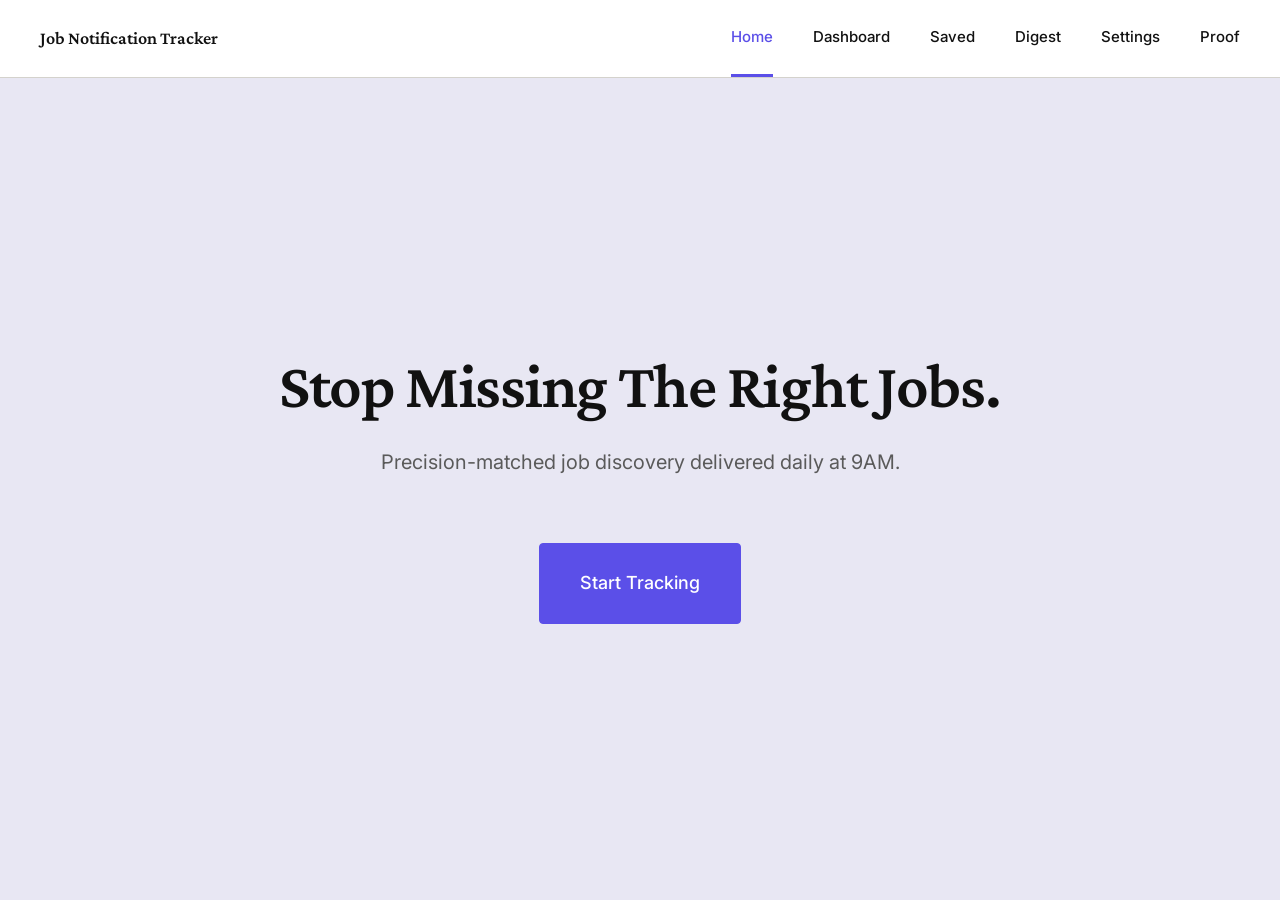
<file: index.html>
<!DOCTYPE html>
<html lang="en">
<head>
  <meta charset="UTF-8">
  <meta name="viewport" content="width=device-width, initial-scale=1.0">
  <title>Job Notification Tracker</title>
  <link rel="preconnect" href="https://fonts.googleapis.com">
  <link rel="preconnect" href="https://fonts.gstatic.com" crossorigin>
  <link href="https://fonts.googleapis.com/css2?family=Crimson+Pro:wght@400;600&family=Inter:wght@400;500;600&display=swap" rel="stylesheet">
  <link rel="stylesheet" href="design-system.css">
  <link rel="stylesheet" href="navigation.css">
</head>
<body>
  <div class="app-container">
    <nav class="main-nav">
      <div class="main-nav__container">
        <div class="main-nav__brand">Job Notification Tracker</div>
        <div class="main-nav__links">
          <a href="index.html" class="main-nav__link main-nav__link--active">Home</a>
          <a href="dashboard.html" class="main-nav__link">Dashboard</a>
          <a href="saved.html" class="main-nav__link">Saved</a>
          <a href="digest.html" class="main-nav__link">Digest</a>
          <a href="settings.html" class="main-nav__link">Settings</a>
          <a href="proof.html" class="main-nav__link">Proof</a>
        </div>
        <button class="main-nav__hamburger" aria-label="Toggle menu">
          <span></span>
          <span></span>
          <span></span>
        </button>
      </div>
    </nav>

    <main class="landing-hero">
      <h1 class="landing-hero__headline">Stop Missing The Right Jobs.</h1>
      <p class="landing-hero__subtext">Precision-matched job discovery delivered daily at 9AM.</p>
      <a href="settings.html" class="btn btn--primary btn--large">Start Tracking</a>
    </main>
  </div>

  <script src="navigation.js"></script>
</body>
</html>
</file>
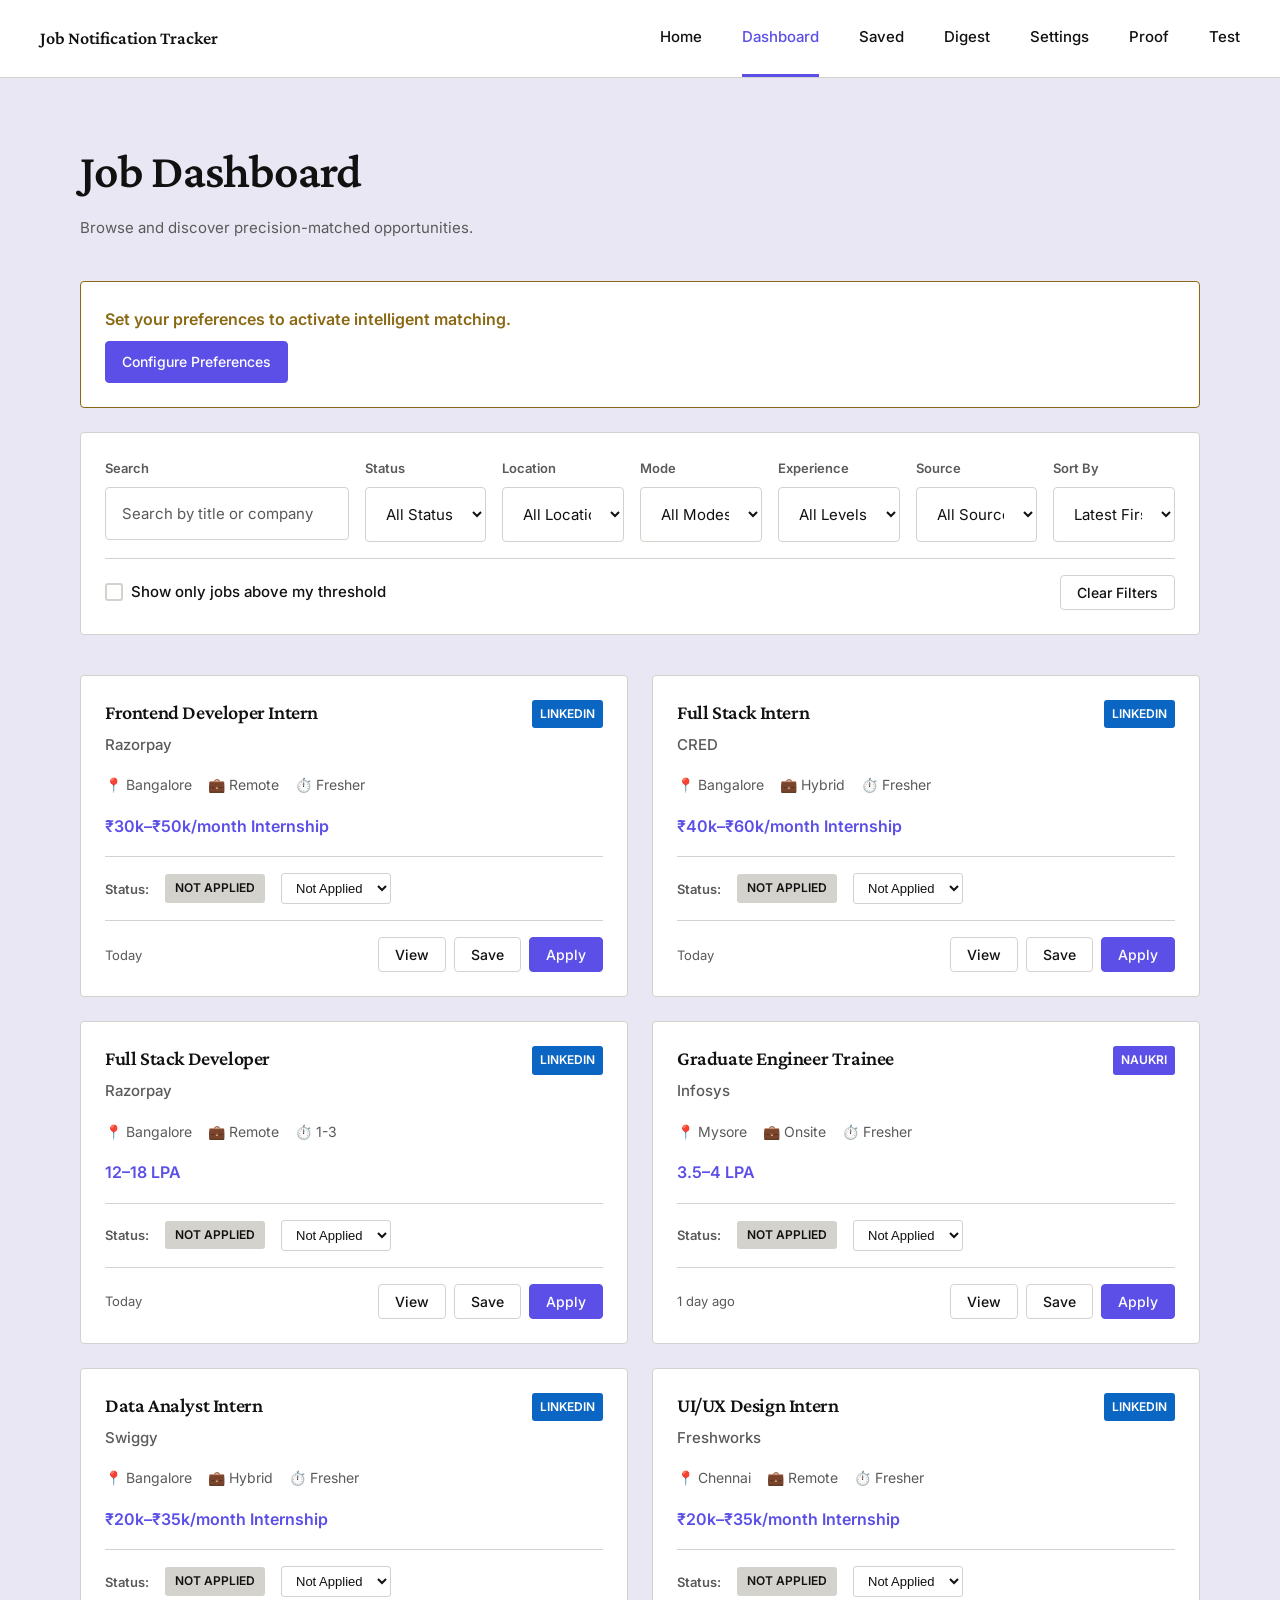
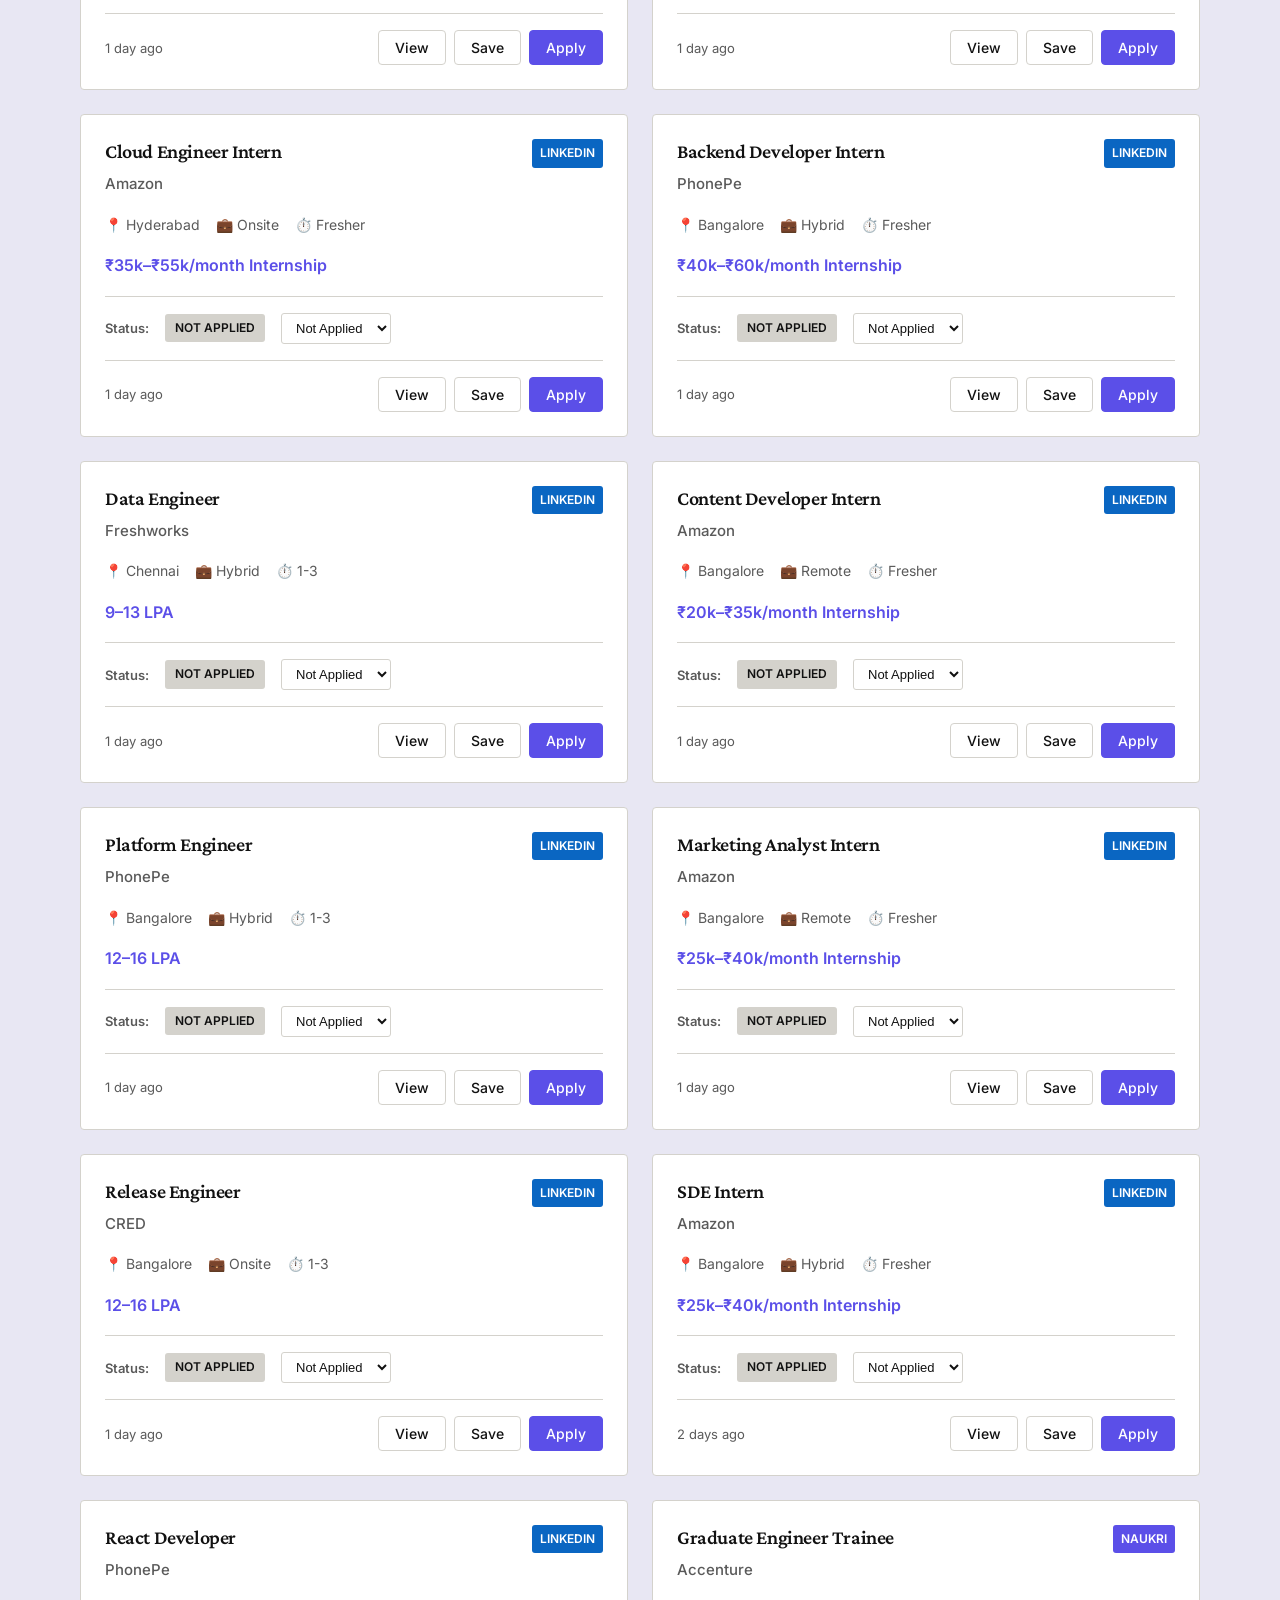
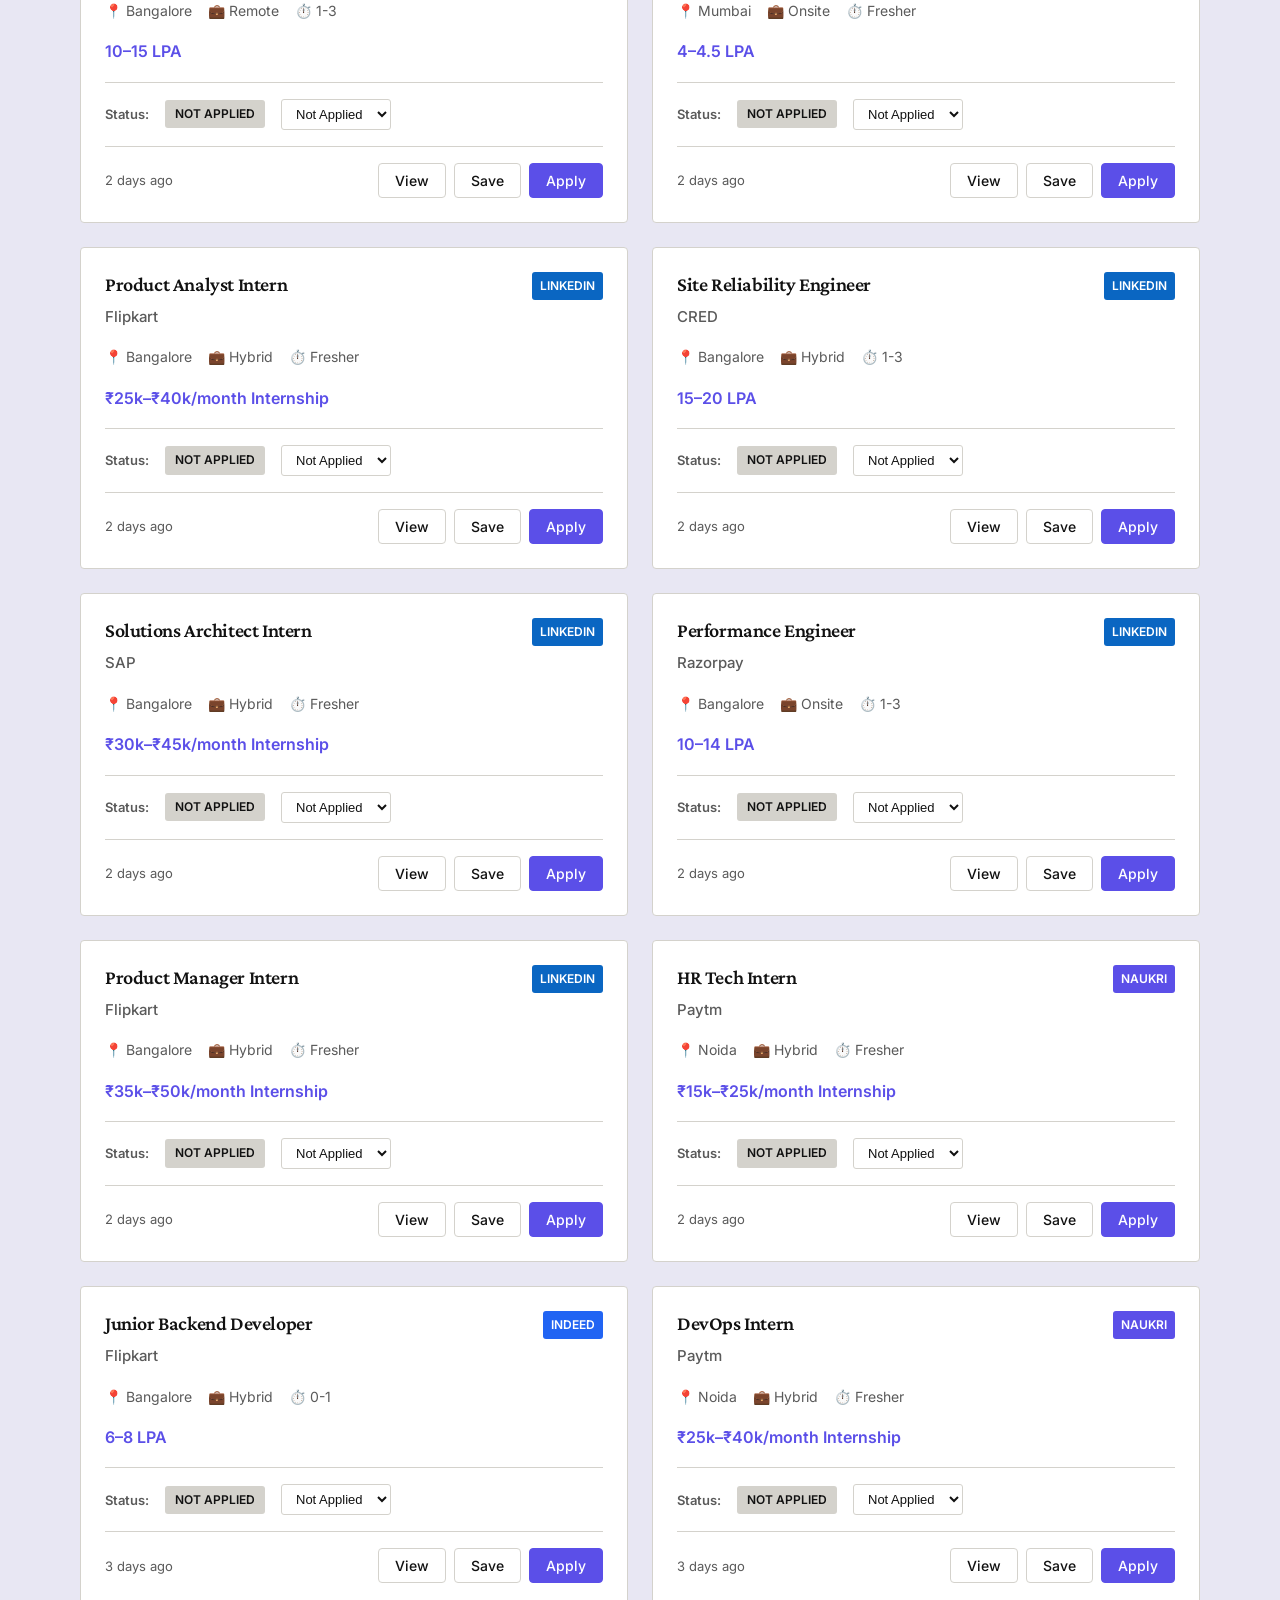
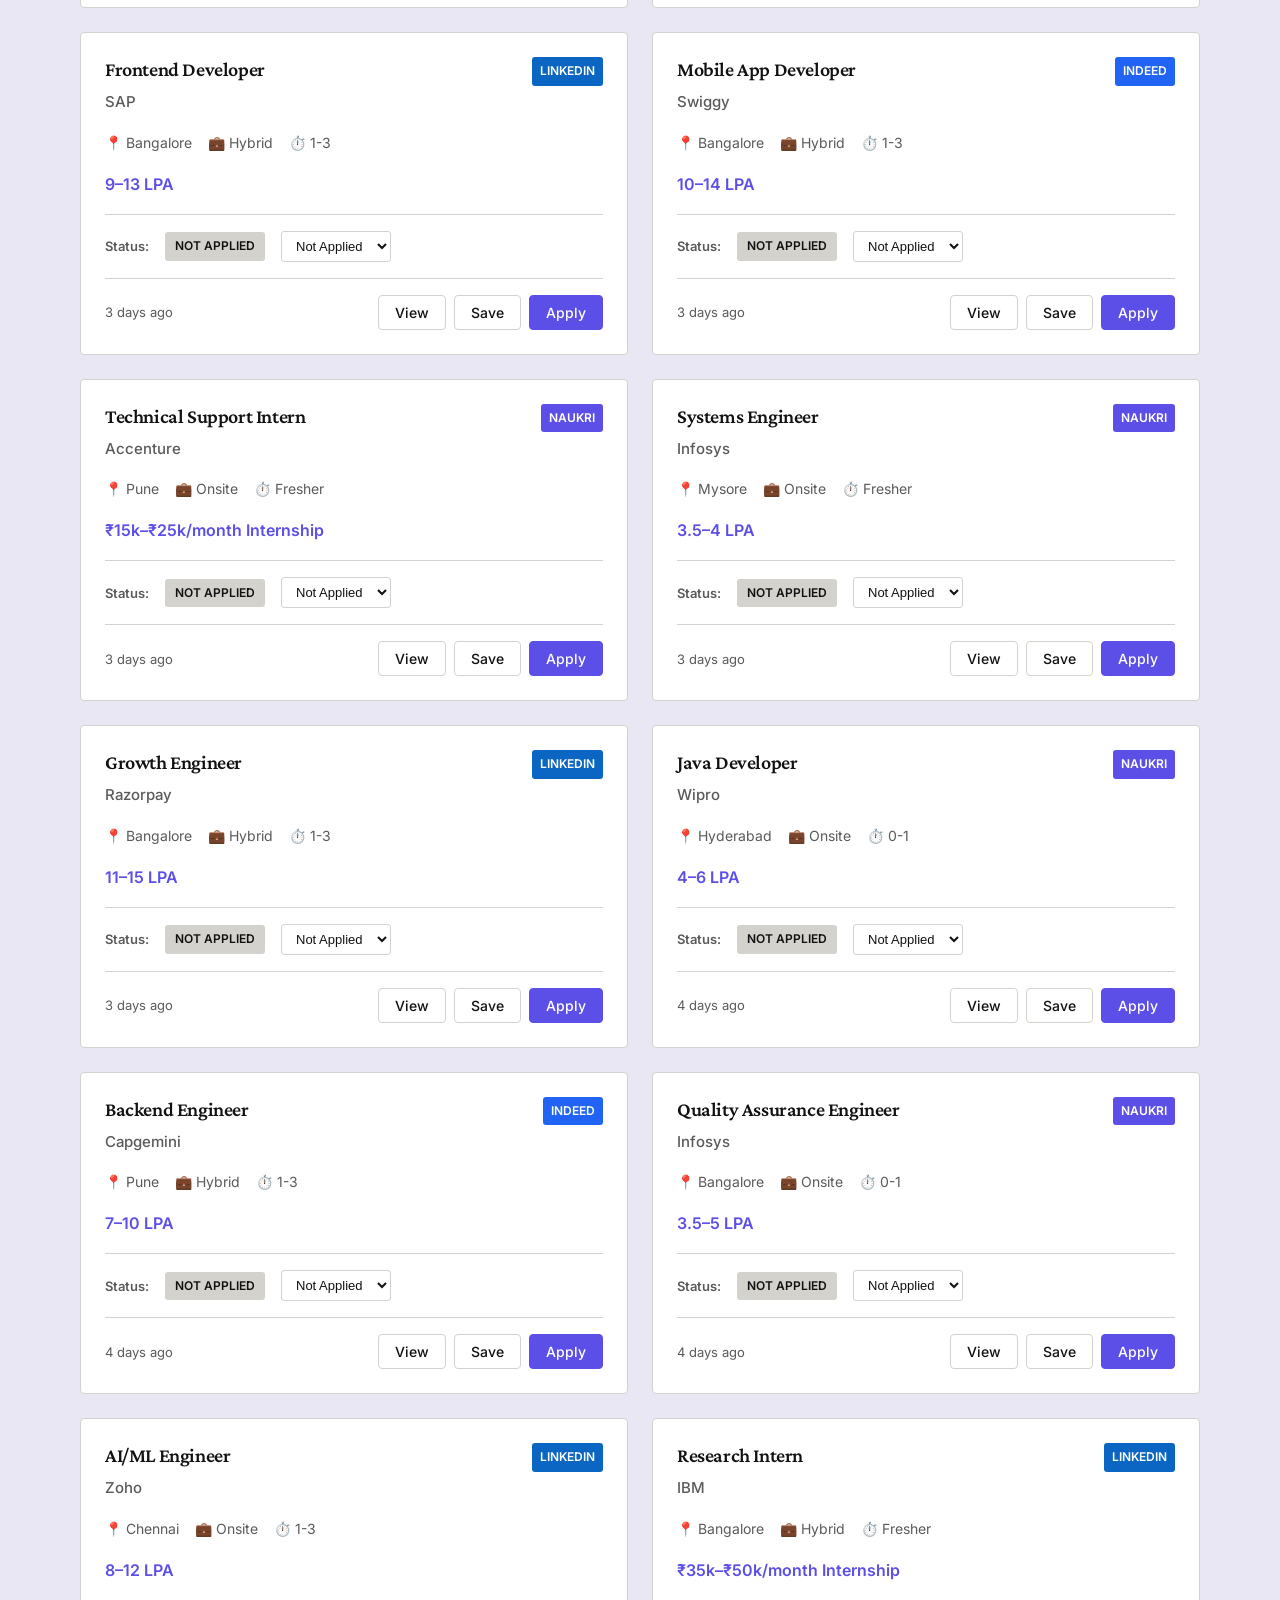
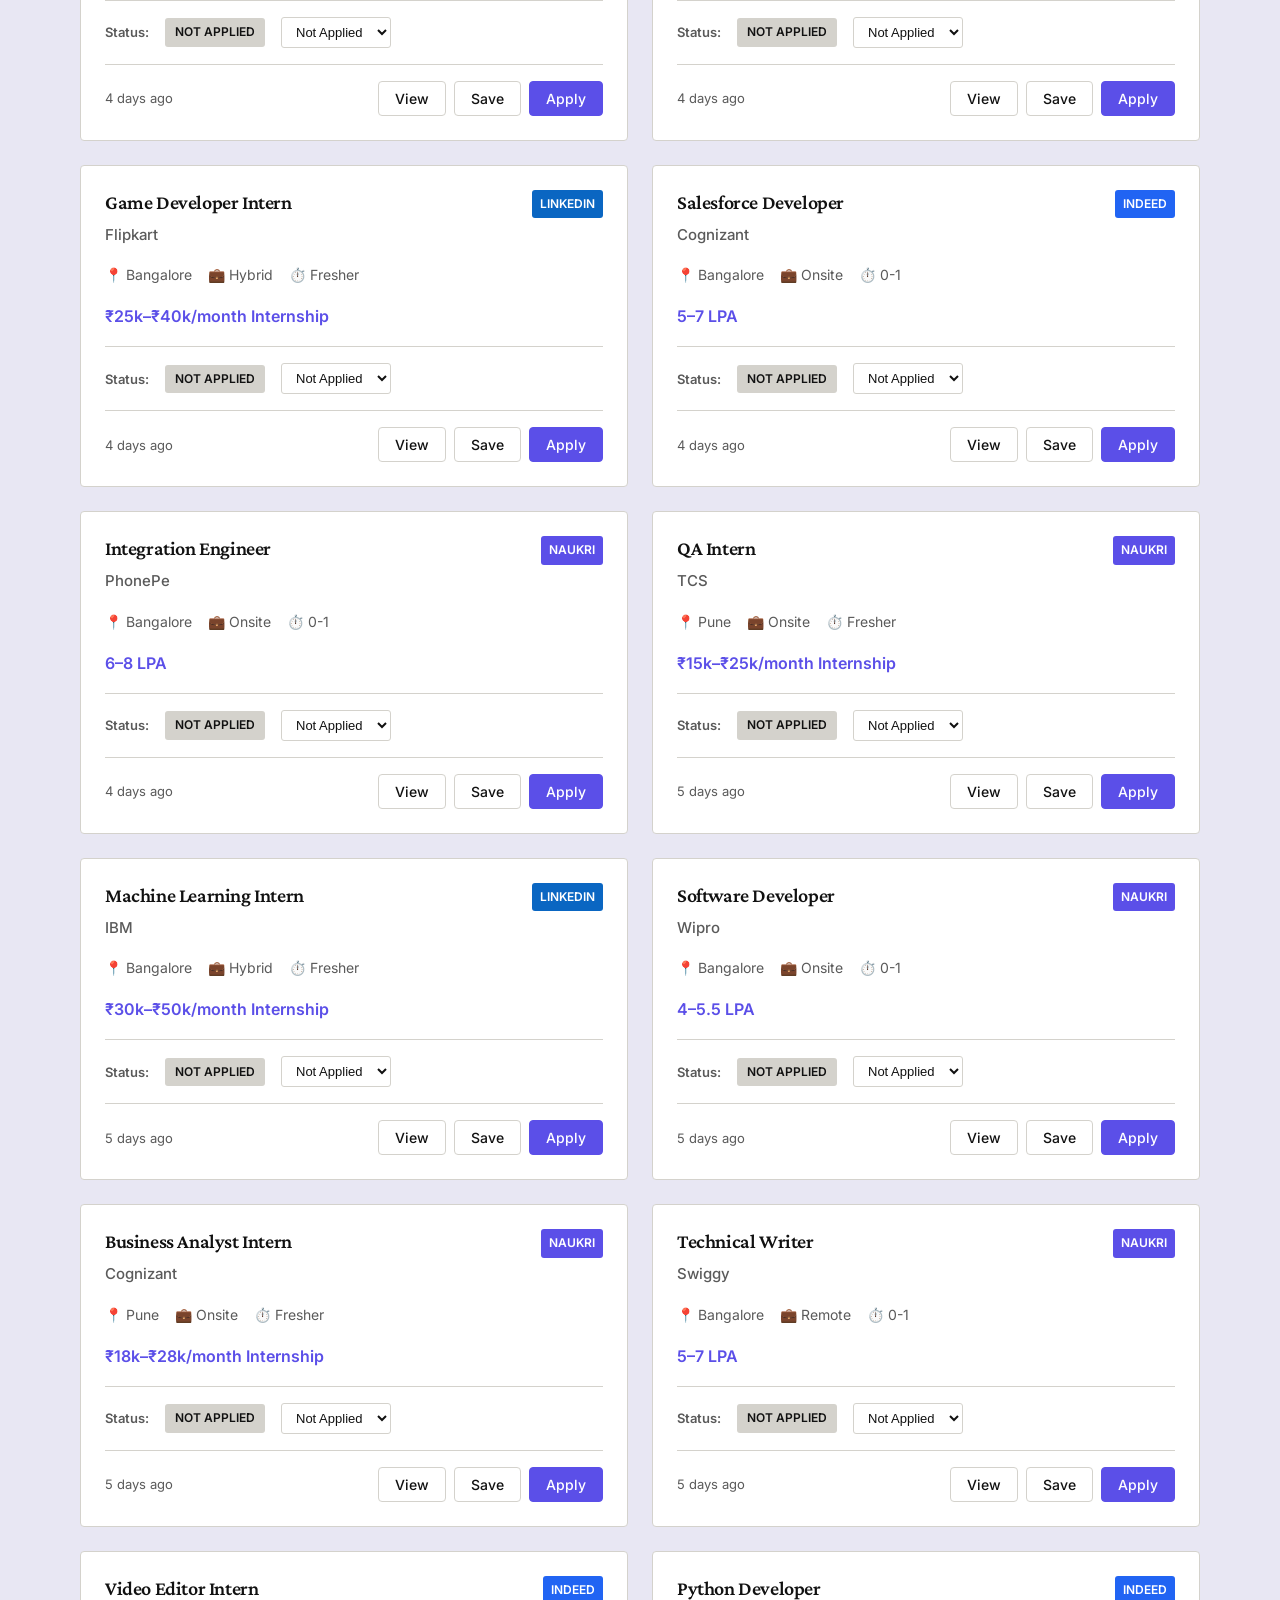
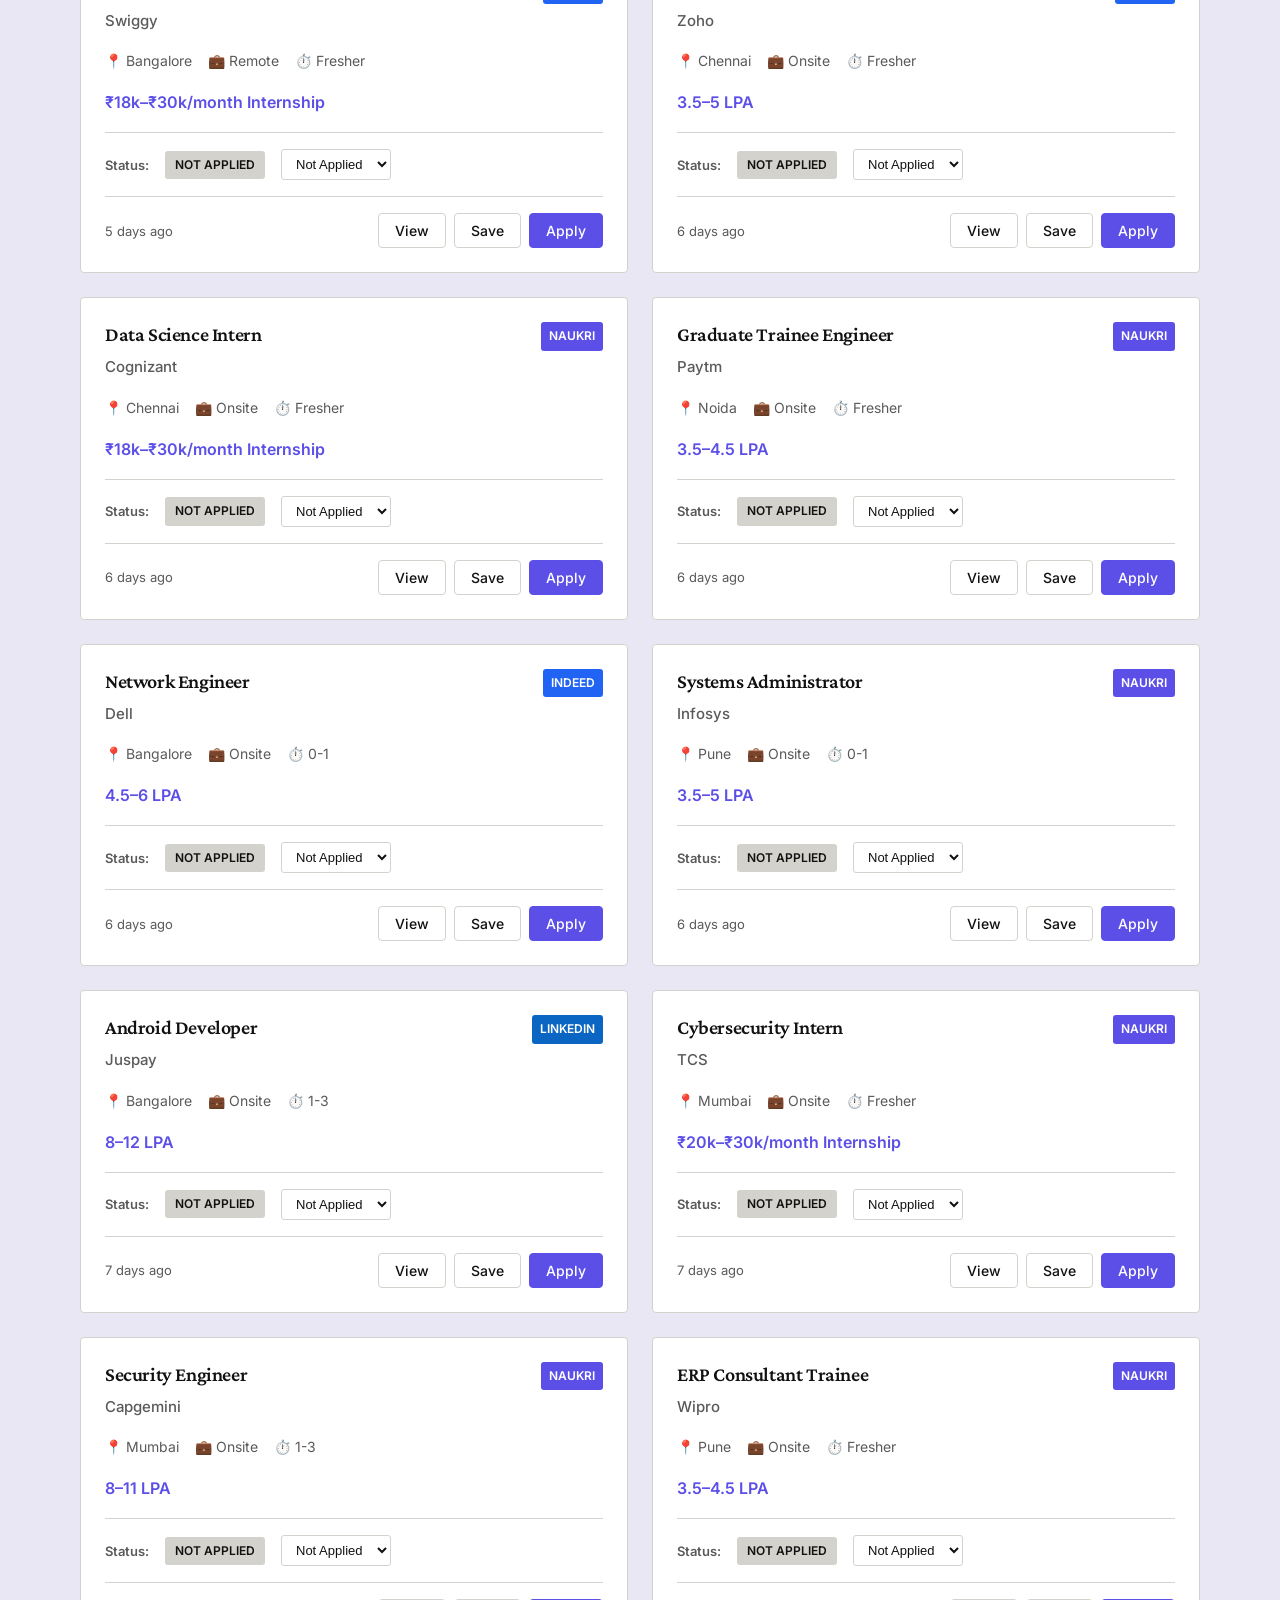
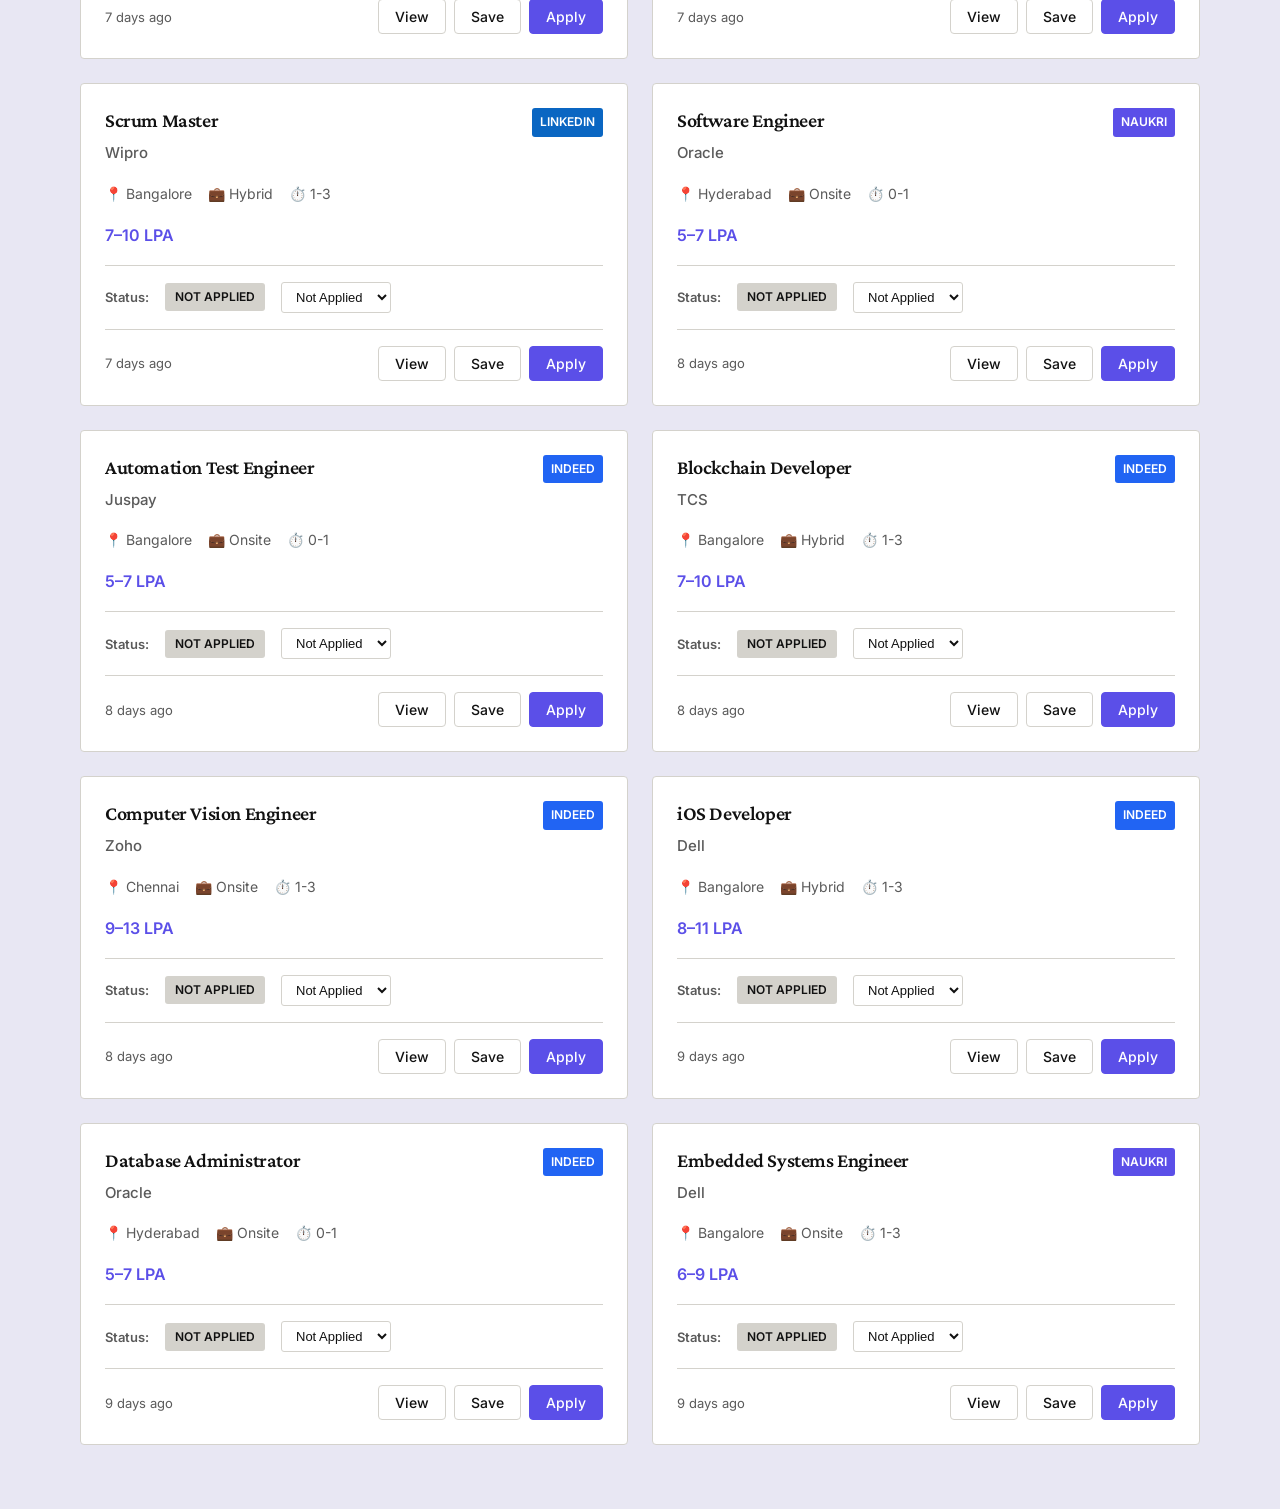
<file: dashboard.html>
<!DOCTYPE html>
<html lang="en">
<head>
  <meta charset="UTF-8">
  <meta name="viewport" content="width=device-width, initial-scale=1.0">
  <title>Dashboard - Job Notification Tracker</title>
  <link rel="preconnect" href="https://fonts.googleapis.com">
  <link rel="preconnect" href="https://fonts.gstatic.com" crossorigin>
  <link href="https://fonts.googleapis.com/css2?family=Crimson+Pro:wght@400;600&family=Inter:wght@400;500;600&display=swap" rel="stylesheet">
  <link rel="stylesheet" href="design-system.css">
  <link rel="stylesheet" href="navigation.css">
  <link rel="stylesheet" href="jobs.css">
</head>
<body>
  <div class="app-container">
    <nav class="main-nav">
      <div class="main-nav__container">
        <div class="main-nav__brand">Job Notification Tracker</div>
        <div class="main-nav__links">
          <a href="index.html" class="main-nav__link">Home</a>
          <a href="dashboard.html" class="main-nav__link main-nav__link--active">Dashboard</a>
          <a href="saved.html" class="main-nav__link">Saved</a>
          <a href="digest.html" class="main-nav__link">Digest</a>
          <a href="settings.html" class="main-nav__link">Settings</a>
          <a href="proof.html" class="main-nav__link">Proof</a>
          <a href="jt/07-test.html" class="main-nav__link">Test</a>
        </div>
        <button class="main-nav__hamburger" aria-label="Toggle menu">
          <span></span>
          <span></span>
          <span></span>
        </button>
      </div>
    </nav>

    <main class="page-content">
      <h1 class="mb-sm">Job Dashboard</h1>
      <p class="text-secondary mb-lg">Browse and discover precision-matched opportunities.</p>
      
      <!-- Preferences Banner -->
      <div id="preferencesBanner" class="warning-message" style="display: none;">
        <div class="warning-message__title">Set your preferences to activate intelligent matching.</div>
        <p style="margin: 8px 0 0 0;">
          <a href="settings.html" class="btn btn--primary btn--small">Configure Preferences</a>
        </p>
      </div>
      
      <div class="filter-bar">
        <div class="filter-bar__row">
          <div>
            <label class="filter-bar__label">Search</label>
            <input type="text" id="keywordSearch" class="input" placeholder="Search by title or company">
          </div>
          <div>
            <label class="filter-bar__label">Status</label>
            <select id="statusFilter" class="input">
              <option value="all">All Status</option>
              <option value="Not Applied">Not Applied</option>
              <option value="Applied">Applied</option>
              <option value="Rejected">Rejected</option>
              <option value="Selected">Selected</option>
            </select>
          </div>
          <div>
            <label class="filter-bar__label">Location</label>
            <select id="locationFilter" class="input">
              <option value="all">All Locations</option>
              <option value="Bangalore">Bangalore</option>
              <option value="Pune">Pune</option>
              <option value="Hyderabad">Hyderabad</option>
              <option value="Chennai">Chennai</option>
              <option value="Mumbai">Mumbai</option>
              <option value="Noida">Noida</option>
              <option value="Mysore">Mysore</option>
            </select>
          </div>
          <div>
            <label class="filter-bar__label">Mode</label>
            <select id="modeFilter" class="input">
              <option value="all">All Modes</option>
              <option value="Remote">Remote</option>
              <option value="Hybrid">Hybrid</option>
              <option value="Onsite">Onsite</option>
            </select>
          </div>
          <div>
            <label class="filter-bar__label">Experience</label>
            <select id="experienceFilter" class="input">
              <option value="all">All Levels</option>
              <option value="Fresher">Fresher</option>
              <option value="0-1">0-1 years</option>
              <option value="1-3">1-3 years</option>
              <option value="3-5">3-5 years</option>
            </select>
          </div>
          <div>
            <label class="filter-bar__label">Source</label>
            <select id="sourceFilter" class="input">
              <option value="all">All Sources</option>
              <option value="LinkedIn">LinkedIn</option>
              <option value="Naukri">Naukri</option>
              <option value="Indeed">Indeed</option>
            </select>
          </div>
          <div>
            <label class="filter-bar__label">Sort By</label>
            <select id="sortFilter" class="input">
              <option value="latest">Latest First</option>
              <option value="match">Match Score</option>
              <option value="salary">Salary</option>
              <option value="oldest">Oldest First</option>
            </select>
          </div>
        </div>
        <div style="margin-top: 16px; padding-top: 16px; border-top: 1px solid var(--color-border); display: flex; justify-content: space-between; align-items: center;">
          <label class="checkbox-option" style="display: flex; align-items: center; gap: 8px; cursor: pointer;">
            <input type="checkbox" id="showOnlyMatches">
            <span style="font-size: 15px; font-weight: 500;">Show only jobs above my threshold</span>
          </label>
          <button class="btn btn--secondary btn--small" onclick="clearAllFilters()">Clear Filters</button>
        </div>
      </div>
      
      <div class="jobs-grid" id="jobsContainer"></div>
    </main>
    
    <!-- Job Details Modal -->
    <div id="jobModal" class="modal">
      <div class="modal__content" id="modalContent"></div>
    </div>
  </div>

  <script src="navigation.js"></script>
  <script src="jobs-data.js"></script>
  <script src="app.js"></script>
</body>
</html>
</file>
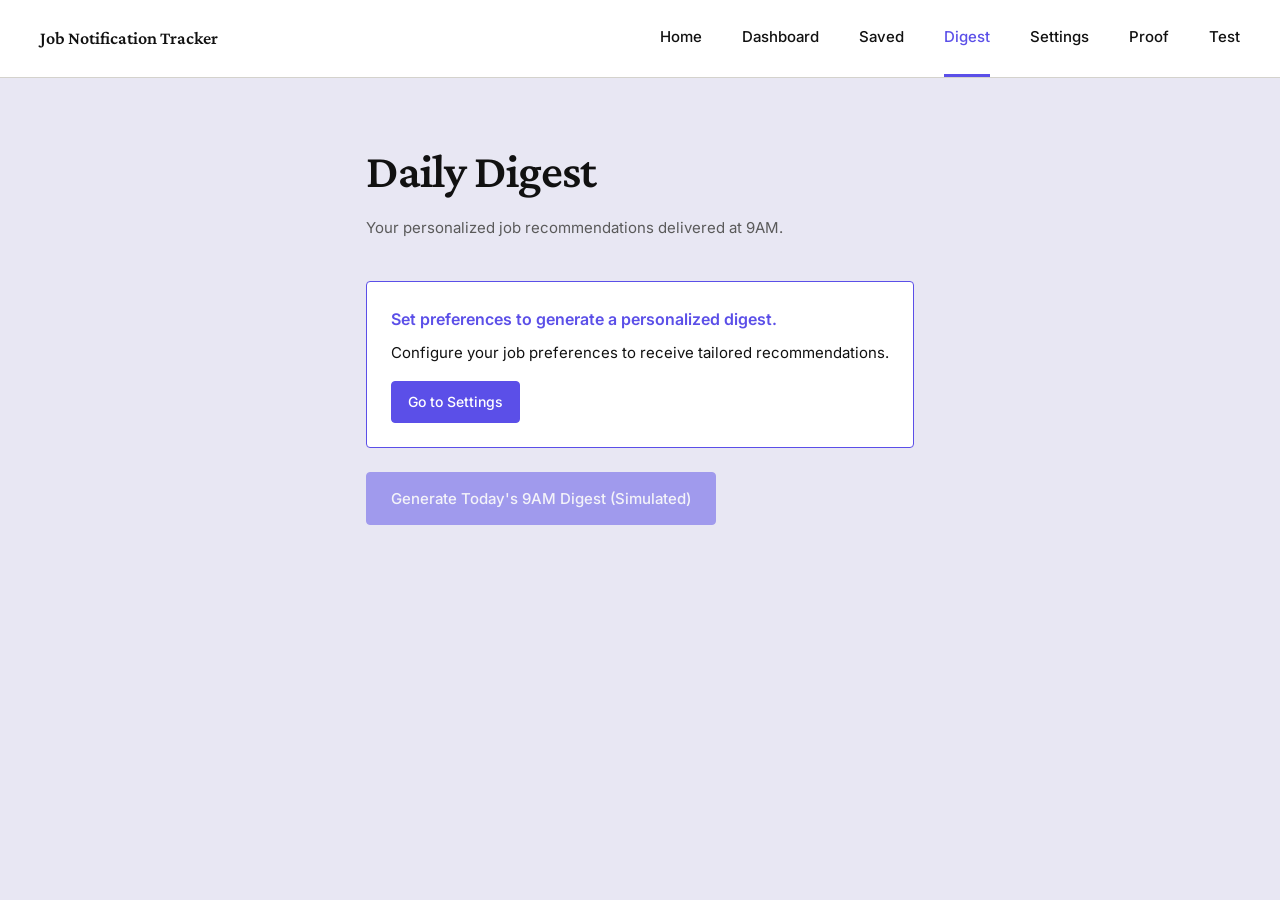
<file: digest.html>
<!DOCTYPE html>
<html lang="en">
<head>
  <meta charset="UTF-8">
  <meta name="viewport" content="width=device-width, initial-scale=1.0">
  <title>Digest - Job Notification Tracker</title>
  <link rel="preconnect" href="https://fonts.googleapis.com">
  <link rel="preconnect" href="https://fonts.gstatic.com" crossorigin>
  <link href="https://fonts.googleapis.com/css2?family=Crimson+Pro:wght@400;600&family=Inter:wght@400;500;600&display=swap" rel="stylesheet">
  <link rel="stylesheet" href="design-system.css">
  <link rel="stylesheet" href="navigation.css">
  <link rel="stylesheet" href="jobs.css">
  <link rel="stylesheet" href="digest.css">
</head>
<body>
  <div class="app-container">
    <nav class="main-nav">
      <div class="main-nav__container">
        <div class="main-nav__brand">Job Notification Tracker</div>
        <div class="main-nav__links">
          <a href="index.html" class="main-nav__link">Home</a>
          <a href="dashboard.html" class="main-nav__link">Dashboard</a>
          <a href="saved.html" class="main-nav__link">Saved</a>
          <a href="digest.html" class="main-nav__link main-nav__link--active">Digest</a>
          <a href="settings.html" class="main-nav__link">Settings</a>
          <a href="proof.html" class="main-nav__link">Proof</a>
          <a href="jt/07-test.html" class="main-nav__link">Test</a>
        </div>
        <button class="main-nav__hamburger" aria-label="Toggle menu">
          <span></span>
          <span></span>
          <span></span>
        </button>
      </div>
    </nav>

    <main class="page-content">
      <h1 class="mb-sm">Daily Digest</h1>
      <p class="text-secondary mb-lg">Your personalized job recommendations delivered at 9AM.</p>
      
      <!-- No Preferences Banner -->
      <div id="noPreferencesBanner" class="error-message" style="display: none;">
        <div class="error-message__title">Set preferences to generate a personalized digest.</div>
        <p class="error-message__description">Configure your job preferences to receive tailored recommendations.</p>
        <a href="settings.html" class="btn btn--primary btn--small">Go to Settings</a>
      </div>
      
      <!-- Generate Button -->
      <div style="margin-bottom: 24px;">
        <button id="generateButton" class="btn btn--primary" onclick="generateDigest()">
          Generate Today's 9AM Digest (Simulated)
        </button>
      </div>
      
      <!-- Recent Status Updates -->
      <div id="statusHistorySection" style="margin-bottom: 32px;"></div>
      
      <!-- Digest Container -->
      <div id="digestContainer"></div>
    </main>
    
    <!-- Job Details Modal -->
    <div id="jobModal" class="modal">
      <div class="modal__content" id="modalContent"></div>
    </div>
  </div>

  <script src="navigation.js"></script>
  <script src="jobs-data.js"></script>
  <script src="app.js"></script>
  <script src="digest.js"></script>
</body>
</html>
</file>
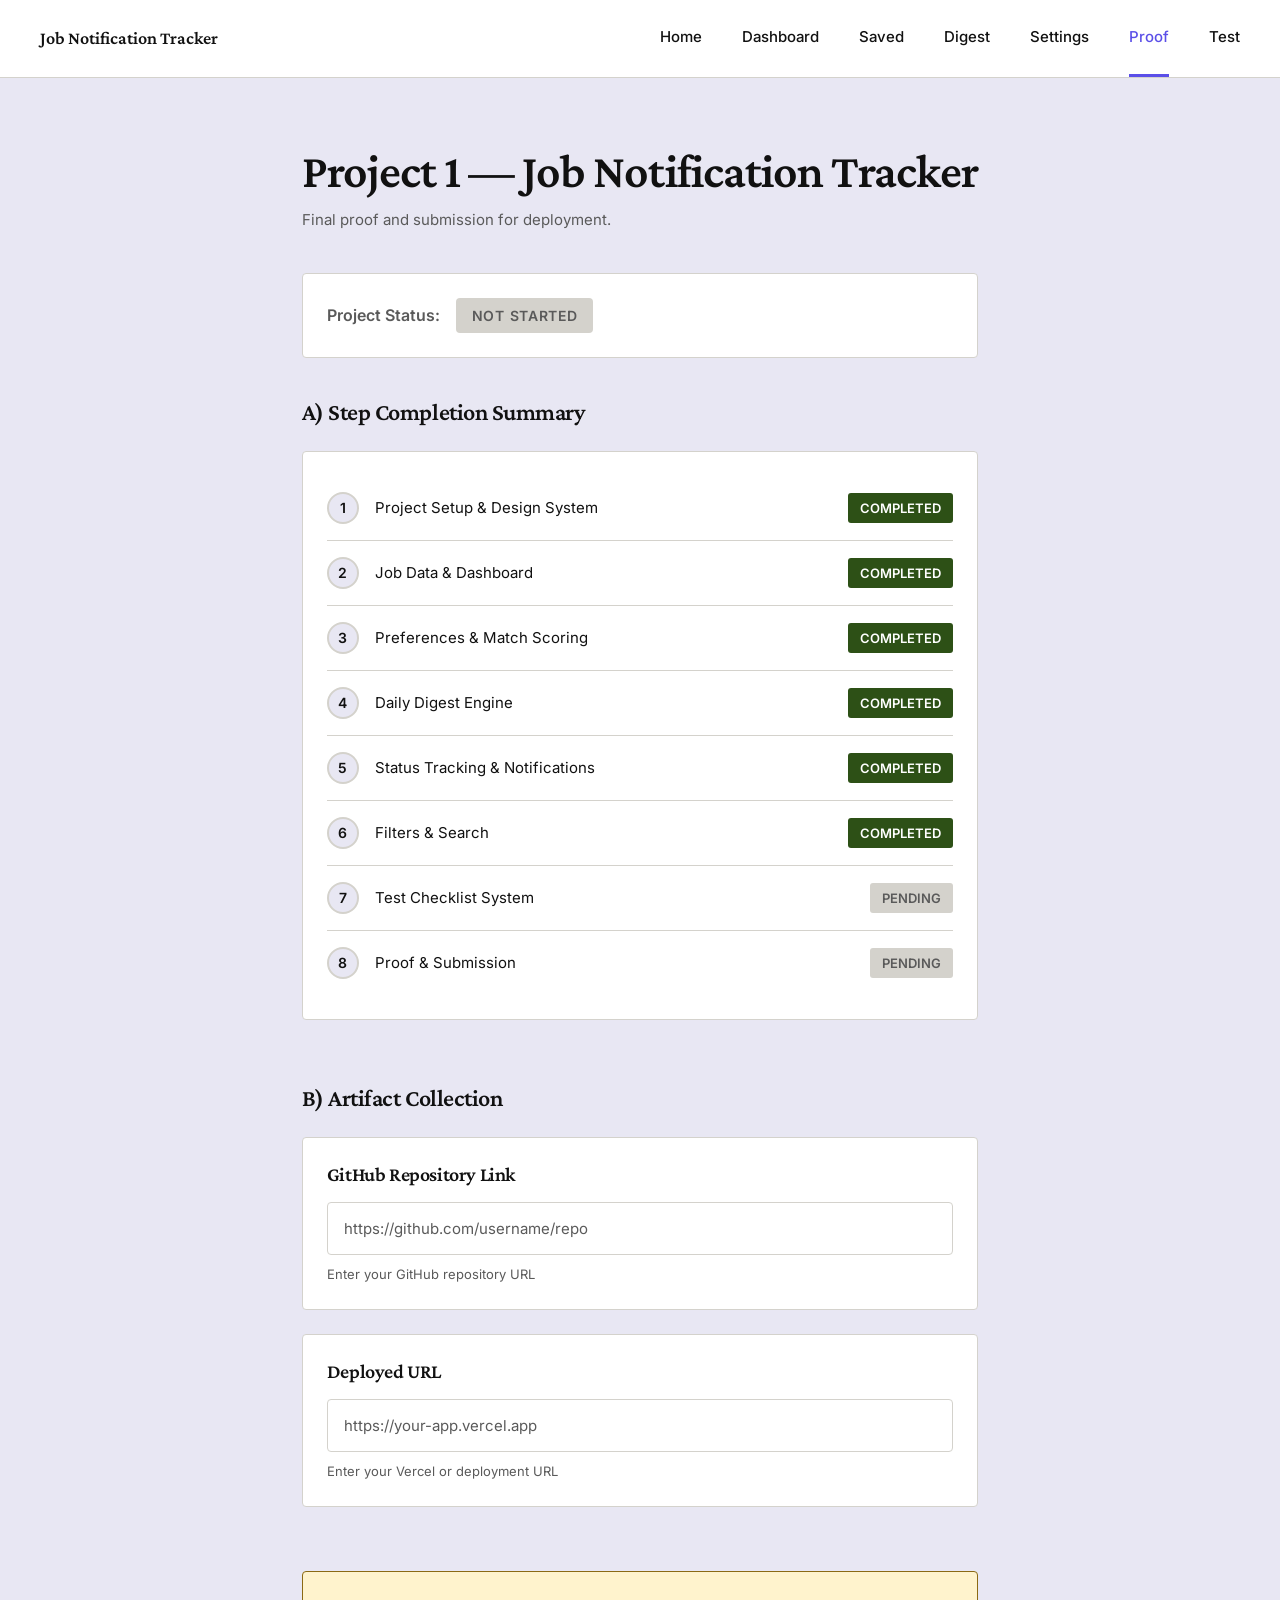
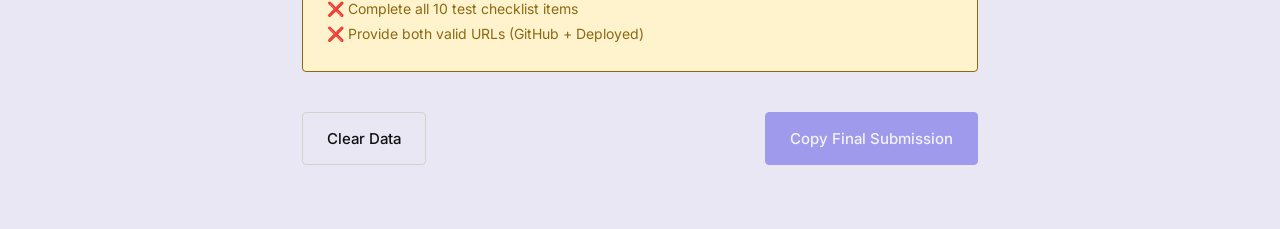
<file: proof.html>
<!DOCTYPE html>
<html lang="en">
<head>
  <meta charset="UTF-8">
  <meta name="viewport" content="width=device-width, initial-scale=1.0">
  <title>Proof - Job Notification Tracker</title>
  <link rel="preconnect" href="https://fonts.googleapis.com">
  <link rel="preconnect" href="https://fonts.gstatic.com" crossorigin>
  <link href="https://fonts.googleapis.com/css2?family=Crimson+Pro:wght@400;600&family=Inter:wght@400;500;600&display=swap" rel="stylesheet">
  <link rel="stylesheet" href="design-system.css">
  <link rel="stylesheet" href="navigation.css">
  <link rel="stylesheet" href="jt/test-checklist.css">
  <link rel="stylesheet" href="proof.css">
</head>
<body>
  <div class="app-container">
    <nav class="main-nav">
      <div class="main-nav__container">
        <div class="main-nav__brand">Job Notification Tracker</div>
        <div class="main-nav__links">
          <a href="index.html" class="main-nav__link">Home</a>
          <a href="dashboard.html" class="main-nav__link">Dashboard</a>
          <a href="saved.html" class="main-nav__link">Saved</a>
          <a href="digest.html" class="main-nav__link">Digest</a>
          <a href="settings.html" class="main-nav__link">Settings</a>
          <a href="proof.html" class="main-nav__link main-nav__link--active">Proof</a>
          <a href="jt/07-test.html" class="main-nav__link">Test</a>
        </div>
        <button class="main-nav__hamburger" aria-label="Toggle menu">
          <span></span>
          <span></span>
          <span></span>
        </button>
      </div>
    </nav>

    <main class="page-content">
      <div class="proof-container">
        <h1>Project 1 — Job Notification Tracker</h1>
        <p class="text-secondary mb-lg">Final proof and submission for deployment.</p>

        <!-- Project Status -->
        <div class="project-status">
          <div class="project-status__label">Project Status:</div>
          <div id="projectStatusBadge" class="project-status__badge">Not Started</div>
        </div>

        <!-- Shipped Message -->
        <div id="shippedMessage" class="shipped-message" style="display: none;">
          <div class="shipped-message__icon">✓</div>
          <div class="shipped-message__text">Project 1 Shipped Successfully.</div>
        </div>

        <!-- Step Completion Summary -->
        <div class="proof-section">
          <h2 class="proof-section__title">A) Step Completion Summary</h2>
          <div class="step-list">
            <div class="step-item">
              <div class="step-item__number">1</div>
              <div class="step-item__content">
                <div class="step-item__title">Project Setup & Design System</div>
                <div class="step-item__status step-item__status--completed">Completed</div>
              </div>
            </div>
            <div class="step-item">
              <div class="step-item__number">2</div>
              <div class="step-item__content">
                <div class="step-item__title">Job Data & Dashboard</div>
                <div class="step-item__status step-item__status--completed">Completed</div>
              </div>
            </div>
            <div class="step-item">
              <div class="step-item__number">3</div>
              <div class="step-item__content">
                <div class="step-item__title">Preferences & Match Scoring</div>
                <div class="step-item__status step-item__status--completed">Completed</div>
              </div>
            </div>
            <div class="step-item">
              <div class="step-item__number">4</div>
              <div class="step-item__content">
                <div class="step-item__title">Daily Digest Engine</div>
                <div class="step-item__status step-item__status--completed">Completed</div>
              </div>
            </div>
            <div class="step-item">
              <div class="step-item__number">5</div>
              <div class="step-item__content">
                <div class="step-item__title">Status Tracking & Notifications</div>
                <div class="step-item__status step-item__status--completed">Completed</div>
              </div>
            </div>
            <div class="step-item">
              <div class="step-item__number">6</div>
              <div class="step-item__content">
                <div class="step-item__title">Filters & Search</div>
                <div class="step-item__status step-item__status--completed">Completed</div>
              </div>
            </div>
            <div class="step-item">
              <div class="step-item__number">7</div>
              <div class="step-item__content">
                <div class="step-item__title">Test Checklist System</div>
                <div id="step7Status" class="step-item__status step-item__status--pending">Pending</div>
              </div>
            </div>
            <div class="step-item">
              <div class="step-item__number">8</div>
              <div class="step-item__content">
                <div class="step-item__title">Proof & Submission</div>
                <div id="step8Status" class="step-item__status step-item__status--pending">Pending</div>
              </div>
            </div>
          </div>
        </div>

        <!-- Artifact Collection -->
        <div class="proof-section">
          <h2 class="proof-section__title">B) Artifact Collection</h2>
          
          <div class="card">
            <h3 class="card__title">GitHub Repository Link</h3>
            <div class="card__content">
              <input type="url" id="githubLink" class="input" placeholder="https://github.com/username/repo" onchange="validateAndSave()">
              <p class="input-hint">Enter your GitHub repository URL</p>
              <p id="githubError" class="input-error" style="display: none;"></p>
            </div>
          </div>

          <div class="card">
            <h3 class="card__title">Deployed URL</h3>
            <div class="card__content">
              <input type="url" id="deployedLink" class="input" placeholder="https://your-app.vercel.app" onchange="validateAndSave()">
              <p class="input-hint">Enter your Vercel or deployment URL</p>
              <p id="deployedError" class="input-error" style="display: none;"></p>
            </div>
          </div>
        </div>

        <!-- Validation Status -->
        <div id="validationStatus" class="validation-status" style="display: none;"></div>

        <!-- Actions -->
        <div class="proof-actions">
          <button class="btn btn--secondary" onclick="clearProofData()">Clear Data</button>
          <button id="copySubmissionBtn" class="btn btn--primary" onclick="copyFinalSubmission()" disabled>
            Copy Final Submission
          </button>
        </div>
      </div>
    </main>
  </div>

  <script src="navigation.js"></script>
  <script src="proof.js"></script>
</body>
</html>
</file>
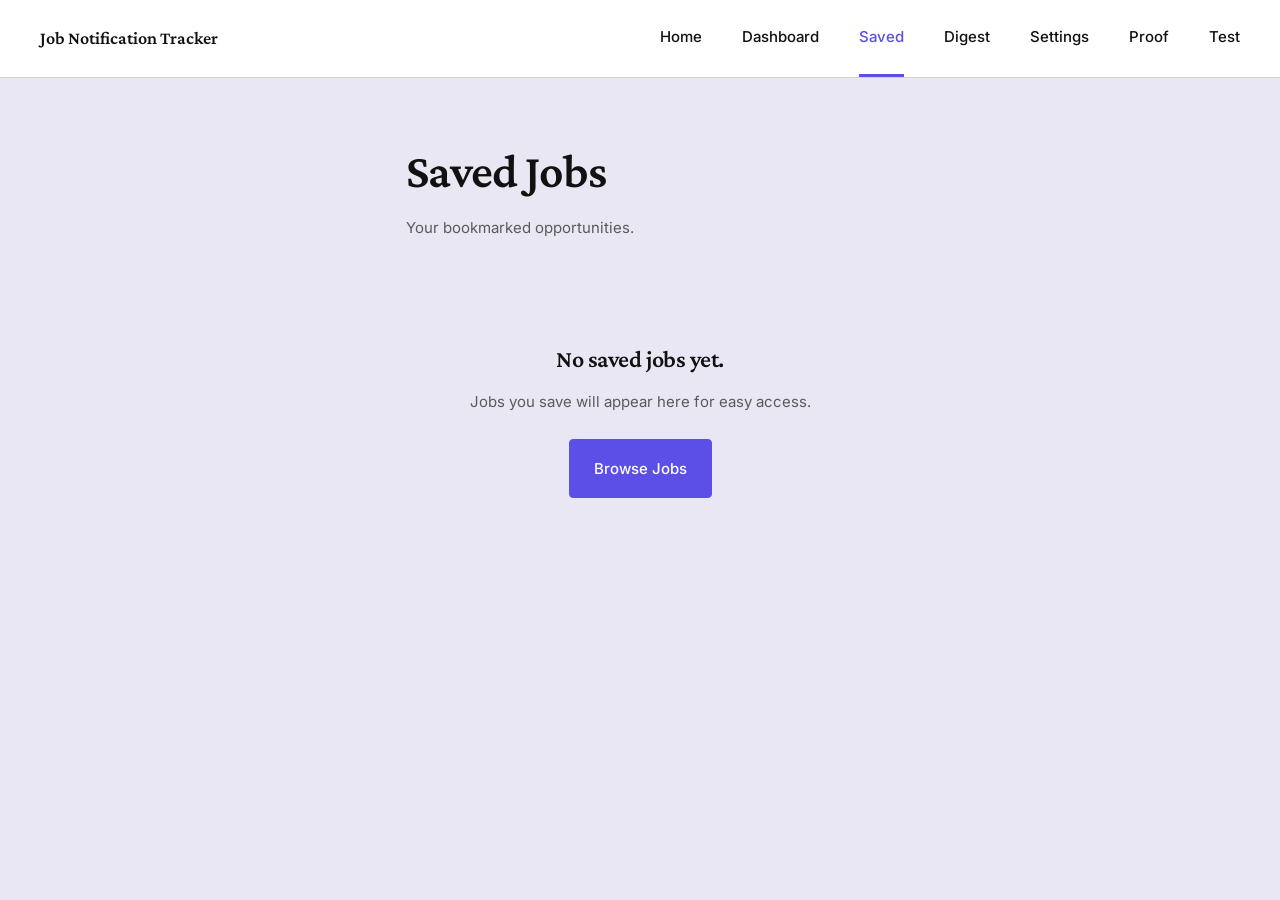
<file: saved.html>
<!DOCTYPE html>
<html lang="en">
<head>
  <meta charset="UTF-8">
  <meta name="viewport" content="width=device-width, initial-scale=1.0">
  <title>Saved - Job Notification Tracker</title>
  <link rel="preconnect" href="https://fonts.googleapis.com">
  <link rel="preconnect" href="https://fonts.gstatic.com" crossorigin>
  <link href="https://fonts.googleapis.com/css2?family=Crimson+Pro:wght@400;600&family=Inter:wght@400;500;600&display=swap" rel="stylesheet">
  <link rel="stylesheet" href="design-system.css">
  <link rel="stylesheet" href="navigation.css">
  <link rel="stylesheet" href="jobs.css">
</head>
<body>
  <div class="app-container">
    <nav class="main-nav">
      <div class="main-nav__container">
        <div class="main-nav__brand">Job Notification Tracker</div>
        <div class="main-nav__links">
          <a href="index.html" class="main-nav__link">Home</a>
          <a href="dashboard.html" class="main-nav__link">Dashboard</a>
          <a href="saved.html" class="main-nav__link main-nav__link--active">Saved</a>
          <a href="digest.html" class="main-nav__link">Digest</a>
          <a href="settings.html" class="main-nav__link">Settings</a>
          <a href="proof.html" class="main-nav__link">Proof</a>
          <a href="jt/07-test.html" class="main-nav__link">Test</a>
        </div>
        <button class="main-nav__hamburger" aria-label="Toggle menu">
          <span></span>
          <span></span>
          <span></span>
        </button>
      </div>
    </nav>

    <main class="page-content">
      <h1 class="mb-sm">Saved Jobs</h1>
      <p class="text-secondary mb-lg">Your bookmarked opportunities.</p>
      
      <div class="jobs-grid" id="savedJobsContainer"></div>
    </main>
    
    <!-- Job Details Modal -->
    <div id="jobModal" class="modal">
      <div class="modal__content" id="modalContent"></div>
    </div>
  </div>

  <script src="navigation.js"></script>
  <script src="jobs-data.js"></script>
  <script src="app.js"></script>
</body>
</html>
</file>
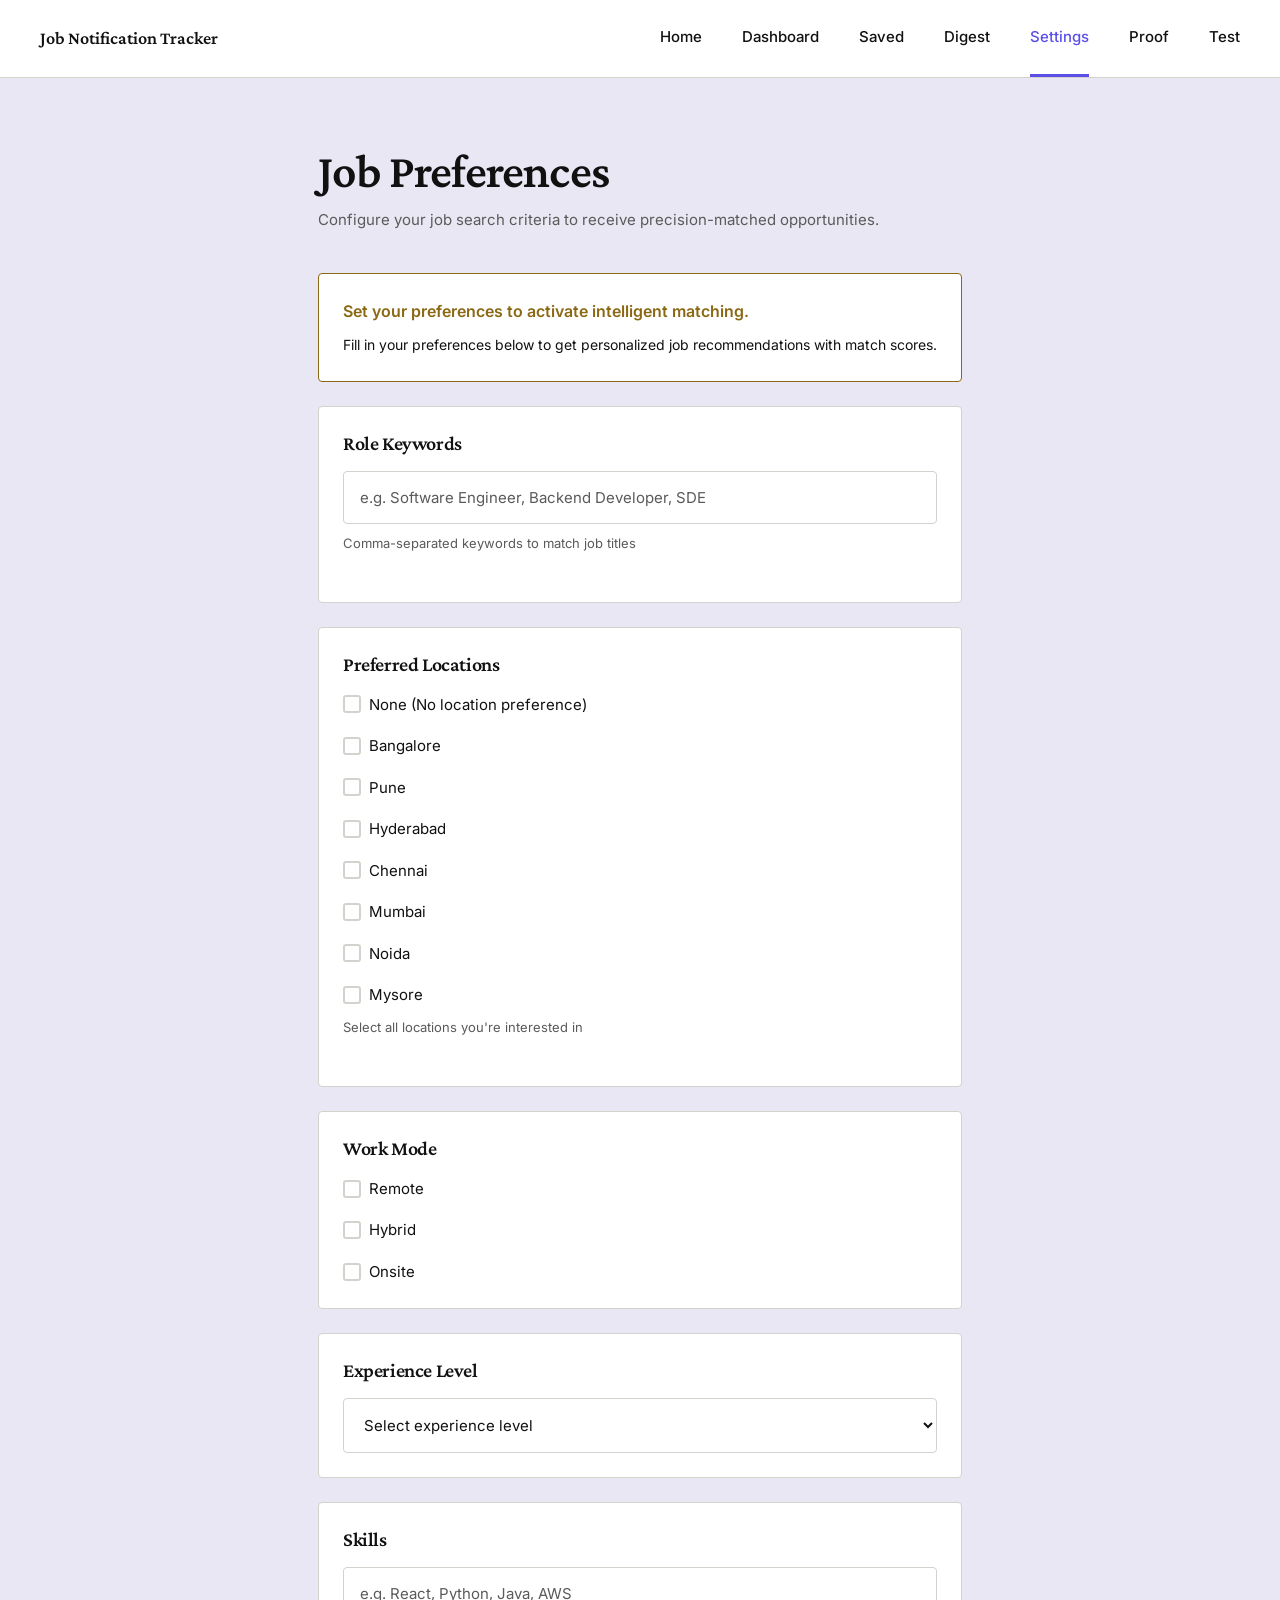
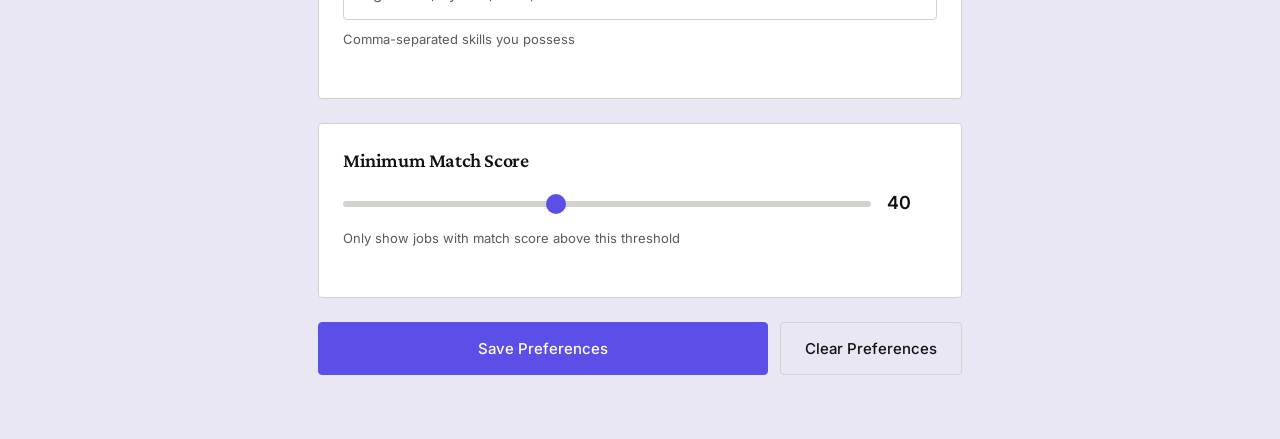
<file: settings.html>
<!DOCTYPE html>
<html lang="en">
<head>
  <meta charset="UTF-8">
  <meta name="viewport" content="width=device-width, initial-scale=1.0">
  <title>Settings - Job Notification Tracker</title>
  <link rel="preconnect" href="https://fonts.googleapis.com">
  <link rel="preconnect" href="https://fonts.gstatic.com" crossorigin>
  <link href="https://fonts.googleapis.com/css2?family=Crimson+Pro:wght@400;600&family=Inter:wght@400;500;600&display=swap" rel="stylesheet">
  <link rel="stylesheet" href="design-system.css">
  <link rel="stylesheet" href="navigation.css">
  <link rel="stylesheet" href="jobs.css">
</head>
<body>
  <div class="app-container">
    <nav class="main-nav">
      <div class="main-nav__container">
        <div class="main-nav__brand">Job Notification Tracker</div>
        <div class="main-nav__links">
          <a href="index.html" class="main-nav__link">Home</a>
          <a href="dashboard.html" class="main-nav__link">Dashboard</a>
          <a href="saved.html" class="main-nav__link">Saved</a>
          <a href="digest.html" class="main-nav__link">Digest</a>
          <a href="settings.html" class="main-nav__link main-nav__link--active">Settings</a>
          <a href="proof.html" class="main-nav__link">Proof</a>
          <a href="jt/07-test.html" class="main-nav__link">Test</a>
        </div>
        <button class="main-nav__hamburger" aria-label="Toggle menu">
          <span></span>
          <span></span>
          <span></span>
        </button>
      </div>
    </nav>

    <main class="page-content">
      <div class="settings-container">
        <h1>Job Preferences</h1>
        <p class="text-secondary mb-lg">Configure your job search criteria to receive precision-matched opportunities.</p>

        <!-- Preferences Banner -->
        <div id="preferencesInfoBanner" class="warning-message" style="display: none;">
          <div class="warning-message__title">Set your preferences to activate intelligent matching.</div>
          <p style="margin: 8px 0 0 0; font-size: 14px;">Fill in your preferences below to get personalized job recommendations with match scores.</p>
        </div>

        <div class="card">
          <h3 class="card__title">Role Keywords</h3>
          <div class="card__content">
            <input type="text" id="roleKeywords" class="input" placeholder="e.g. Software Engineer, Backend Developer, SDE">
            <p class="text-secondary" style="font-size: 13px; margin-top: 8px;">Comma-separated keywords to match job titles</p>
          </div>
        </div>

        <div class="card">
          <h3 class="card__title">Preferred Locations</h3>
          <div class="card__content">
            <div class="checkbox-group" id="preferredLocations">
              <label class="checkbox-option">
                <input type="checkbox" name="preferredLocations" value="None">
                <span>None (No location preference)</span>
              </label>
              <label class="checkbox-option">
                <input type="checkbox" name="preferredLocations" value="Bangalore">
                <span>Bangalore</span>
              </label>
              <label class="checkbox-option">
                <input type="checkbox" name="preferredLocations" value="Pune">
                <span>Pune</span>
              </label>
              <label class="checkbox-option">
                <input type="checkbox" name="preferredLocations" value="Hyderabad">
                <span>Hyderabad</span>
              </label>
              <label class="checkbox-option">
                <input type="checkbox" name="preferredLocations" value="Chennai">
                <span>Chennai</span>
              </label>
              <label class="checkbox-option">
                <input type="checkbox" name="preferredLocations" value="Mumbai">
                <span>Mumbai</span>
              </label>
              <label class="checkbox-option">
                <input type="checkbox" name="preferredLocations" value="Noida">
                <span>Noida</span>
              </label>
              <label class="checkbox-option">
                <input type="checkbox" name="preferredLocations" value="Mysore">
                <span>Mysore</span>
              </label>
            </div>
            <p class="text-secondary" style="font-size: 13px; margin-top: 8px;">Select all locations you're interested in</p>
          </div>
        </div>

        <div class="card">
          <h3 class="card__title">Work Mode</h3>
          <div class="card__content">
            <div class="checkbox-group">
              <label class="checkbox-option">
                <input type="checkbox" name="preferredMode" value="Remote">
                <span>Remote</span>
              </label>
              <label class="checkbox-option">
                <input type="checkbox" name="preferredMode" value="Hybrid">
                <span>Hybrid</span>
              </label>
              <label class="checkbox-option">
                <input type="checkbox" name="preferredMode" value="Onsite">
                <span>Onsite</span>
              </label>
            </div>
          </div>
        </div>

        <div class="card">
          <h3 class="card__title">Experience Level</h3>
          <div class="card__content">
            <select id="experienceLevel" class="input">
              <option value="">Select experience level</option>
              <option value="Fresher">Fresher</option>
              <option value="0-1">0-1 years</option>
              <option value="1-3">1-3 years</option>
              <option value="3-5">3-5 years</option>
            </select>
          </div>
        </div>

        <div class="card">
          <h3 class="card__title">Skills</h3>
          <div class="card__content">
            <input type="text" id="skills" class="input" placeholder="e.g. React, Python, Java, AWS">
            <p class="text-secondary" style="font-size: 13px; margin-top: 8px;">Comma-separated skills you possess</p>
          </div>
        </div>

        <div class="card">
          <h3 class="card__title">Minimum Match Score</h3>
          <div class="card__content">
            <div style="display: flex; align-items: center; gap: 16px;">
              <input type="range" id="minMatchScore" class="slider" min="0" max="100" value="40" style="flex: 1;">
              <span id="minMatchScoreValue" style="font-weight: 600; font-size: 18px; min-width: 50px;">40</span>
            </div>
            <p class="text-secondary" style="font-size: 13px; margin-top: 8px;">Only show jobs with match score above this threshold</p>
          </div>
        </div>

        <div style="display: flex; gap: 12px;">
          <button class="btn btn--primary" style="flex: 1;" onclick="savePreferences()">Save Preferences</button>
          <button class="btn btn--secondary" onclick="clearPreferences()">Clear Preferences</button>
        </div>
      </div>
    </main>
  </div>

  <script src="navigation.js"></script>
  <script src="preferences.js"></script>
</body>
</html>
</file>
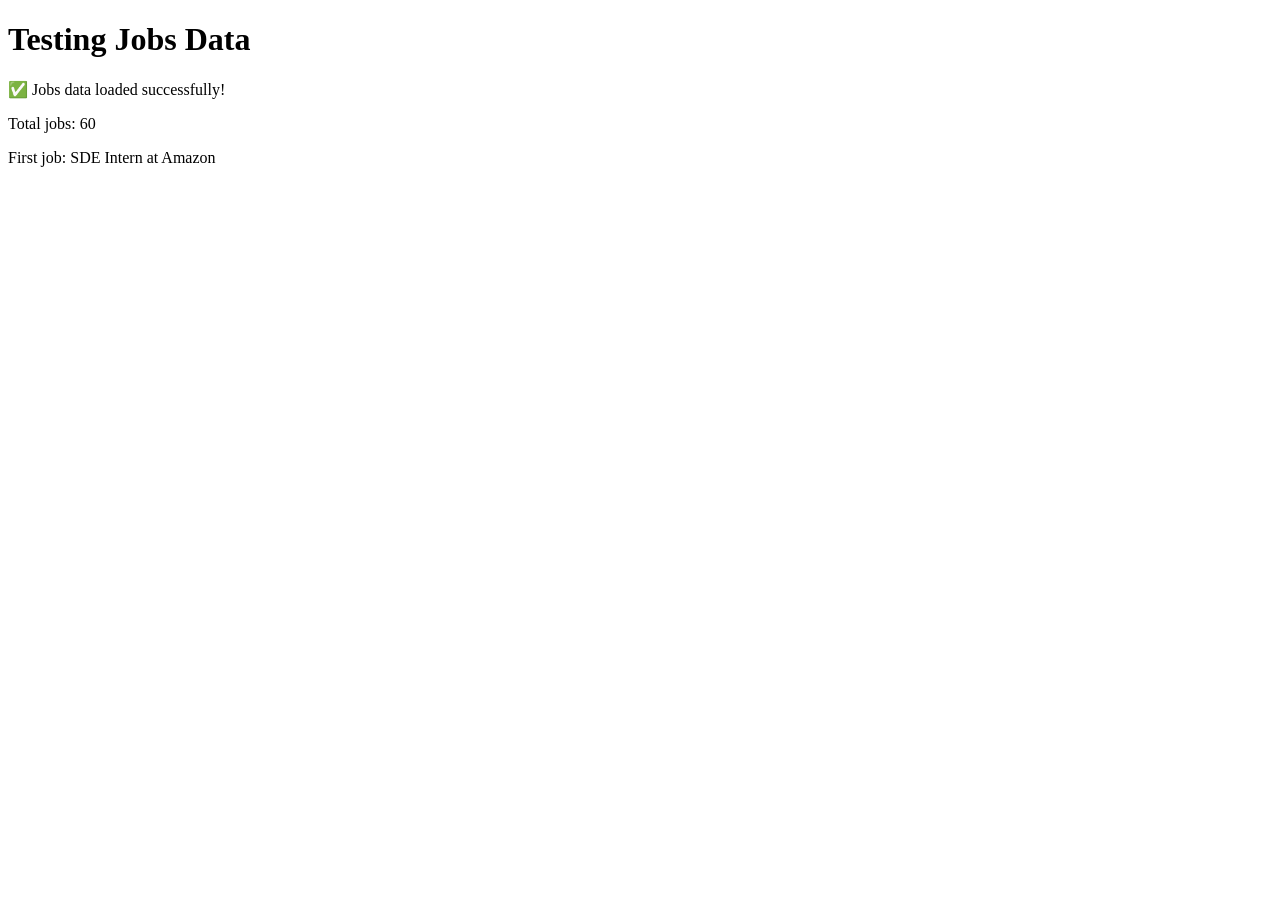
<file: test-dashboard.html>
<!DOCTYPE html>
<html lang="en">
<head>
  <meta charset="UTF-8">
  <meta name="viewport" content="width=device-width, initial-scale=1.0">
  <title>Test Dashboard</title>
</head>
<body>
  <h1>Testing Jobs Data</h1>
  <div id="test-output"></div>

  <script src="jobs-data.js"></script>
  <script>
    console.log('Jobs data loaded:', typeof jobsData);
    console.log('Number of jobs:', jobsData ? jobsData.length : 'undefined');
    
    const output = document.getElementById('test-output');
    if (typeof jobsData !== 'undefined' && jobsData.length > 0) {
      output.innerHTML = `
        <p>✅ Jobs data loaded successfully!</p>
        <p>Total jobs: ${jobsData.length}</p>
        <p>First job: ${jobsData[0].title} at ${jobsData[0].company}</p>
      `;
    } else {
      output.innerHTML = '<p>❌ Jobs data not loaded</p>';
    }
  </script>
</body>
</html>
</file>
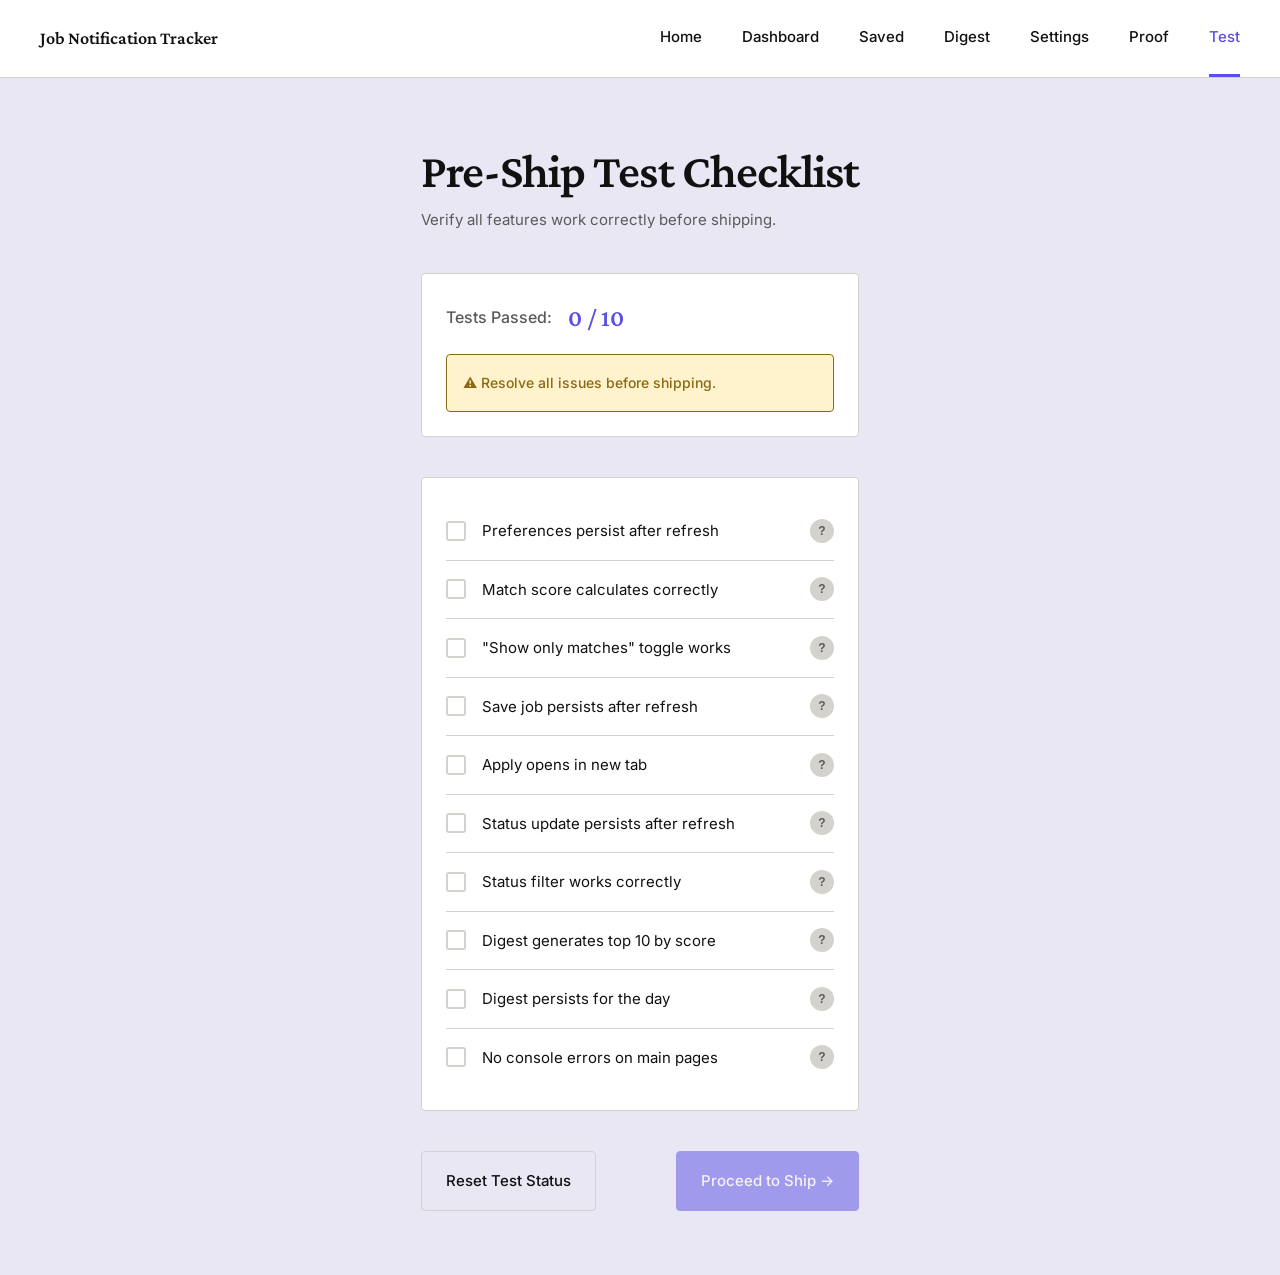
<file: jt/07-test.html>
<!DOCTYPE html>
<html lang="en">
<head>
  <meta charset="UTF-8">
  <meta name="viewport" content="width=device-width, initial-scale=1.0">
  <title>Test Checklist - Job Notification Tracker</title>
  <link rel="preconnect" href="https://fonts.googleapis.com">
  <link rel="preconnect" href="https://fonts.gstatic.com" crossorigin>
  <link href="https://fonts.googleapis.com/css2?family=Crimson+Pro:wght@400;600&family=Inter:wght@400;500;600&display=swap" rel="stylesheet">
  <link rel="stylesheet" href="../design-system.css">
  <link rel="stylesheet" href="../navigation.css">
  <link rel="stylesheet" href="test-checklist.css">
</head>
<body>
  <div class="app-container">
    <nav class="main-nav">
      <div class="main-nav__container">
        <div class="main-nav__brand">Job Notification Tracker</div>
        <div class="main-nav__links">
          <a href="../index.html" class="main-nav__link">Home</a>
          <a href="../dashboard.html" class="main-nav__link">Dashboard</a>
          <a href="../saved.html" class="main-nav__link">Saved</a>
          <a href="../digest.html" class="main-nav__link">Digest</a>
          <a href="../settings.html" class="main-nav__link">Settings</a>
          <a href="../proof.html" class="main-nav__link">Proof</a>
          <a href="07-test.html" class="main-nav__link main-nav__link--active">Test</a>
        </div>
        <button class="main-nav__hamburger" aria-label="Toggle menu">
          <span></span>
          <span></span>
          <span></span>
        </button>
      </div>
    </nav>

    <main class="page-content">
      <div class="test-container">
        <h1>Pre-Ship Test Checklist</h1>
        <p class="text-secondary mb-lg">Verify all features work correctly before shipping.</p>

        <!-- Test Summary -->
        <div id="testSummary" class="test-summary">
          <div class="test-summary__count">
            <span class="test-summary__label">Tests Passed:</span>
            <span class="test-summary__value" id="testCount">0 / 10</span>
          </div>
          <div id="testWarning" class="test-summary__warning" style="display: none;">
            ⚠️ Resolve all issues before shipping.
          </div>
        </div>

        <!-- Test Checklist -->
        <div class="test-checklist">
          <div class="test-item">
            <label class="test-item__label">
              <input type="checkbox" class="test-item__checkbox" data-test="preferences-persist" onchange="updateTestStatus()">
              <span class="test-item__text">Preferences persist after refresh</span>
            </label>
            <button class="test-item__tooltip" onclick="showTooltip('Set preferences in /settings, refresh page, verify they remain')">?</button>
          </div>

          <div class="test-item">
            <label class="test-item__label">
              <input type="checkbox" class="test-item__checkbox" data-test="match-score" onchange="updateTestStatus()">
              <span class="test-item__text">Match score calculates correctly</span>
            </label>
            <button class="test-item__tooltip" onclick="showTooltip('Set preferences, check job cards show match % badges with correct colors')">?</button>
          </div>

          <div class="test-item">
            <label class="test-item__label">
              <input type="checkbox" class="test-item__checkbox" data-test="show-matches" onchange="updateTestStatus()">
              <span class="test-item__text">"Show only matches" toggle works</span>
            </label>
            <button class="test-item__tooltip" onclick="showTooltip('Enable toggle on dashboard, verify only jobs above threshold show')">?</button>
          </div>

          <div class="test-item">
            <label class="test-item__label">
              <input type="checkbox" class="test-item__checkbox" data-test="save-persist" onchange="updateTestStatus()">
              <span class="test-item__text">Save job persists after refresh</span>
            </label>
            <button class="test-item__tooltip" onclick="showTooltip('Save a job, refresh page, check it appears in /saved')">?</button>
          </div>

          <div class="test-item">
            <label class="test-item__label">
              <input type="checkbox" class="test-item__checkbox" data-test="apply-new-tab" onchange="updateTestStatus()">
              <span class="test-item__text">Apply opens in new tab</span>
            </label>
            <button class="test-item__tooltip" onclick="showTooltip('Click Apply button on any job, verify it opens in new tab')">?</button>
          </div>

          <div class="test-item">
            <label class="test-item__label">
              <input type="checkbox" class="test-item__checkbox" data-test="status-persist" onchange="updateTestStatus()">
              <span class="test-item__text">Status update persists after refresh</span>
            </label>
            <button class="test-item__tooltip" onclick="showTooltip('Change job status to Applied, refresh page, verify status remains')">?</button>
          </div>

          <div class="test-item">
            <label class="test-item__label">
              <input type="checkbox" class="test-item__checkbox" data-test="status-filter" onchange="updateTestStatus()">
              <span class="test-item__text">Status filter works correctly</span>
            </label>
            <button class="test-item__tooltip" onclick="showTooltip('Mark jobs as Applied, filter by Applied, verify only those show')">?</button>
          </div>

          <div class="test-item">
            <label class="test-item__label">
              <input type="checkbox" class="test-item__checkbox" data-test="digest-top10" onchange="updateTestStatus()">
              <span class="test-item__text">Digest generates top 10 by score</span>
            </label>
            <button class="test-item__tooltip" onclick="showTooltip('Generate digest, verify 10 jobs appear sorted by match score')">?</button>
          </div>

          <div class="test-item">
            <label class="test-item__label">
              <input type="checkbox" class="test-item__checkbox" data-test="digest-persist" onchange="updateTestStatus()">
              <span class="test-item__text">Digest persists for the day</span>
            </label>
            <button class="test-item__tooltip" onclick="showTooltip('Generate digest, refresh page, verify same digest loads')">?</button>
          </div>

          <div class="test-item">
            <label class="test-item__label">
              <input type="checkbox" class="test-item__checkbox" data-test="no-errors" onchange="updateTestStatus()">
              <span class="test-item__text">No console errors on main pages</span>
            </label>
            <button class="test-item__tooltip" onclick="showTooltip('Open console (F12), visit all pages, verify no red errors')">?</button>
          </div>
        </div>

        <!-- Actions -->
        <div class="test-actions">
          <button class="btn btn--secondary" onclick="resetTestStatus()">Reset Test Status</button>
          <a href="08-ship.html" id="shipButton" class="btn btn--primary" style="pointer-events: none; opacity: 0.5;">
            Proceed to Ship →
          </a>
        </div>
      </div>
    </main>
  </div>

  <script src="../navigation.js"></script>
  <script src="test-checklist.js"></script>
</body>
</html>
</file>
<file: design-system.css>
/* ============================================
   KodNest Premium Build System
   Design System v1.0
   ============================================ */

/* ============================================
   COLOR SYSTEM
   ============================================ */
:root {
  /* Core Colors */
  --color-background: #E8E7F3;
  --color-text-primary: #111111;
  --color-accent: #5B4FE8;
  --color-success: #2D5016;
  --color-warning: #8B6914;
  
  /* Semantic Colors */
  --color-border: #D4D2CC;
  --color-surface: #FFFFFF;
  --color-text-secondary: #5A5A5A;
  
  /* Spacing Scale */
  --space-xs: 8px;
  --space-sm: 16px;
  --space-md: 24px;
  --space-lg: 40px;
  --space-xl: 64px;
  
  /* Typography */
  --font-serif: 'Crimson Pro', 'Georgia', serif;
  --font-sans: 'Inter', -apple-system, BlinkMacSystemFont, 'Segoe UI', sans-serif;
  
  --text-body-size: 16px;
  --text-body-line-height: 1.7;
  --text-max-width: 720px;
  
  /* Transitions */
  --transition-standard: 150ms ease-in-out;
  
  /* Layout */
  --workspace-width: 70%;
  --panel-width: 30%;
}

/* ============================================
   RESET & BASE
   ============================================ */
* {
  margin: 0;
  padding: 0;
  box-sizing: border-box;
}

body {
  font-family: var(--font-sans);
  font-size: var(--text-body-size);
  line-height: var(--text-body-line-height);
  color: var(--color-text-primary);
  background-color: var(--color-background);
  -webkit-font-smoothing: antialiased;
  -moz-osx-font-smoothing: grayscale;
}

/* ============================================
   TYPOGRAPHY
   ============================================ */
h1, h2, h3, h4 {
  font-family: var(--font-serif);
  font-weight: 600;
  letter-spacing: -0.02em;
  line-height: 1.2;
}

h1 {
  font-size: 48px;
  margin-bottom: var(--space-sm);
}

h2 {
  font-size: 36px;
  margin-bottom: var(--space-sm);
}

h3 {
  font-size: 24px;
  margin-bottom: var(--space-xs);
}

h4 {
  font-size: 20px;
  margin-bottom: var(--space-xs);
}

p {
  max-width: var(--text-max-width);
  margin-bottom: var(--space-md);
}

.text-secondary {
  color: var(--color-text-secondary);
  font-size: 15px;
}

/* ============================================
   LAYOUT STRUCTURE
   ============================================ */
.app-container {
  min-height: 100vh;
  display: flex;
  flex-direction: column;
}

/* TOP BAR */
.top-bar {
  display: flex;
  align-items: center;
  justify-content: space-between;
  padding: var(--space-sm) var(--space-lg);
  background-color: var(--color-surface);
  border-bottom: 1px solid var(--color-border);
}

.top-bar__project {
  font-size: 15px;
  font-weight: 500;
  color: var(--color-text-primary);
}

.top-bar__progress {
  font-size: 14px;
  color: var(--color-text-secondary);
}

.top-bar__status {
  padding: var(--space-xs) var(--space-sm);
  border: 1px solid var(--color-border);
  border-radius: 4px;
  font-size: 13px;
  font-weight: 500;
  background-color: var(--color-surface);
}

.top-bar__status--not-started {
  color: var(--color-text-secondary);
}

.top-bar__status--in-progress {
  color: var(--color-accent);
  border-color: var(--color-accent);
}

.top-bar__status--shipped {
  color: var(--color-success);
  border-color: var(--color-success);
}

/* CONTEXT HEADER */
.context-header {
  padding: var(--space-xl) var(--space-lg) var(--space-lg);
  background-color: var(--color-background);
}

.context-header__title {
  font-size: 48px;
  margin-bottom: var(--space-xs);
}

.context-header__subtitle {
  font-size: 18px;
  color: var(--color-text-secondary);
  max-width: var(--text-max-width);
}

/* MAIN CONTENT AREA */
.main-content {
  flex: 1;
  display: flex;
  gap: var(--space-md);
  padding: var(--space-lg);
}

.primary-workspace {
  flex: 0 0 var(--workspace-width);
}

.secondary-panel {
  flex: 0 0 calc(var(--panel-width) - var(--space-md));
  display: flex;
  flex-direction: column;
  gap: var(--space-md);
}

/* PROOF FOOTER */
.proof-footer {
  padding: var(--space-md) var(--space-lg);
  background-color: var(--color-surface);
  border-top: 1px solid var(--color-border);
}

.proof-footer__title {
  font-family: var(--font-sans);
  font-size: 14px;
  font-weight: 600;
  text-transform: uppercase;
  letter-spacing: 0.05em;
  margin-bottom: var(--space-sm);
  color: var(--color-text-secondary);
}

.proof-checklist {
  display: flex;
  gap: var(--space-lg);
  list-style: none;
}

.proof-checklist__item {
  display: flex;
  align-items: center;
  gap: var(--space-xs);
  font-size: 15px;
}

.proof-checklist__checkbox {
  width: 20px;
  height: 20px;
  border: 2px solid var(--color-border);
  border-radius: 3px;
  cursor: pointer;
  transition: all var(--transition-standard);
}

.proof-checklist__checkbox:hover {
  border-color: #5B4FE8;
}

.proof-checklist__checkbox--checked {
  background-color: #5B4FE8;
  border-color: #5B4FE8;
  position: relative;
}

.proof-checklist__checkbox--checked::after {
  content: '✓';
  position: absolute;
  top: 50%;
  left: 50%;
  transform: translate(-50%, -50%);
  color: white;
  font-size: 14px;
}

/* ============================================
   COMPONENTS
   ============================================ */

/* CARDS */
.card {
  background-color: var(--color-surface);
  border: 1px solid var(--color-border);
  border-radius: 4px;
  padding: var(--space-md);
  margin-bottom: var(--space-md);
}

.card__title {
  font-family: var(--font-serif);
  font-size: 20px;
  margin-bottom: var(--space-sm);
}

.card__content {
  color: var(--color-text-primary);
}

/* BUTTONS */
.btn {
  display: inline-flex;
  align-items: center;
  justify-content: center;
  padding: var(--space-sm) var(--space-md);
  font-family: var(--font-sans);
  font-size: 15px;
  font-weight: 500;
  border-radius: 4px;
  border: 1px solid transparent;
  cursor: pointer;
  transition: all var(--transition-standard);
  text-decoration: none;
}

.btn--primary {
  background-color: var(--color-accent);
  color: white;
  border-color: var(--color-accent);
}

.btn--primary:hover {
  background-color: #4A3FD8;
  border-color: #4A3FD8;
}

.btn--secondary {
  background-color: transparent;
  color: var(--color-text-primary);
  border-color: var(--color-border);
}

.btn--secondary:hover {
  border-color: var(--color-text-primary);
}

.btn--small {
  padding: var(--space-xs) var(--space-sm);
  font-size: 14px;
}

.btn--full-width {
  width: 100%;
}

.btn:disabled {
  opacity: 0.5;
  cursor: not-allowed;
}

/* INPUTS */
.input {
  width: 100%;
  padding: var(--space-sm);
  font-family: var(--font-sans);
  font-size: 15px;
  color: var(--color-text-primary);
  background-color: var(--color-surface);
  border: 1px solid var(--color-border);
  border-radius: 4px;
  transition: border-color var(--transition-standard);
}

.input:focus {
  outline: none;
  border-color: var(--color-accent);
}

.input::placeholder {
  color: var(--color-text-secondary);
}

textarea.input {
  min-height: 120px;
  resize: vertical;
  font-family: var(--font-sans);
}

/* PROMPT BOX */
.prompt-box {
  background-color: var(--color-surface);
  border: 1px solid var(--color-border);
  border-radius: 4px;
  padding: var(--space-md);
  margin-bottom: var(--space-sm);
}

.prompt-box__label {
  font-size: 13px;
  font-weight: 600;
  text-transform: uppercase;
  letter-spacing: 0.05em;
  color: var(--color-text-secondary);
  margin-bottom: var(--space-xs);
}

.prompt-box__content {
  font-family: 'Courier New', monospace;
  font-size: 14px;
  line-height: 1.6;
  color: var(--color-text-primary);
  white-space: pre-wrap;
  word-break: break-word;
}

/* ACTION BUTTONS GROUP */
.action-buttons {
  display: flex;
  flex-direction: column;
  gap: var(--space-xs);
}

/* STEP EXPLANATION */
.step-explanation {
  background-color: var(--color-surface);
  border: 1px solid var(--color-border);
  border-radius: 4px;
  padding: var(--space-md);
}

.step-explanation__title {
  font-size: 14px;
  font-weight: 600;
  text-transform: uppercase;
  letter-spacing: 0.05em;
  color: var(--color-text-secondary);
  margin-bottom: var(--space-sm);
}

.step-explanation__text {
  font-size: 15px;
  line-height: 1.6;
  color: var(--color-text-primary);
}

/* ERROR STATE */
.error-message {
  background-color: var(--color-surface);
  border: 1px solid var(--color-accent);
  border-radius: 4px;
  padding: var(--space-md);
  margin-bottom: var(--space-md);
}

.error-message__title {
  font-weight: 600;
  color: var(--color-accent);
  margin-bottom: var(--space-xs);
}

.error-message__description {
  font-size: 15px;
  line-height: 1.6;
  margin-bottom: var(--space-sm);
}

.error-message__solution {
  font-size: 14px;
  color: var(--color-text-secondary);
}

/* EMPTY STATE */
.empty-state {
  text-align: center;
  padding: var(--space-xl);
}

.empty-state__title {
  font-family: var(--font-serif);
  font-size: 24px;
  margin-bottom: var(--space-sm);
}

.empty-state__description {
  font-size: 15px;
  color: var(--color-text-secondary);
  margin-bottom: var(--space-md);
  max-width: 480px;
  margin-left: auto;
  margin-right: auto;
}

.empty-state__action {
  margin-top: var(--space-md);
}

/* SUCCESS MESSAGE */
.success-message {
  background-color: var(--color-surface);
  border: 1px solid var(--color-success);
  border-radius: 4px;
  padding: var(--space-md);
  margin-bottom: var(--space-md);
}

.success-message__title {
  font-weight: 600;
  color: var(--color-success);
  margin-bottom: var(--space-xs);
}

/* WARNING MESSAGE */
.warning-message {
  background-color: var(--color-surface);
  border: 1px solid var(--color-warning);
  border-radius: 4px;
  padding: var(--space-md);
  margin-bottom: var(--space-md);
}

.warning-message__title {
  font-weight: 600;
  color: var(--color-warning);
  margin-bottom: var(--space-xs);
}

/* ============================================
   UTILITIES
   ============================================ */
.mb-xs { margin-bottom: var(--space-xs); }
.mb-sm { margin-bottom: var(--space-sm); }
.mb-md { margin-bottom: var(--space-md); }
.mb-lg { margin-bottom: var(--space-lg); }
.mb-xl { margin-bottom: var(--space-xl); }

.mt-xs { margin-top: var(--space-xs); }
.mt-sm { margin-top: var(--space-sm); }
.mt-md { margin-top: var(--space-md); }
.mt-lg { margin-top: var(--space-lg); }
.mt-xl { margin-top: var(--space-xl); }

.text-center { text-align: center; }
.text-right { text-align: right; }

/* COLOR PALETTE */
.color-palette {
  padding: var(--space-md) var(--space-lg);
  background-color: var(--color-surface);
  border-top: 1px solid var(--color-border);
}

.color-palette__header {
  display: flex;
  align-items: center;
  justify-content: space-between;
  margin-bottom: var(--space-md);
}

.color-palette__title {
  font-family: var(--font-sans);
  font-size: 14px;
  font-weight: 600;
  text-transform: uppercase;
  letter-spacing: 0.05em;
  color: var(--color-text-secondary);
}

.color-palette__count {
  font-size: 13px;
  color: var(--color-text-secondary);
}

.color-palette__grid {
  display: flex;
  gap: var(--space-lg);
}

.color-swatch {
  display: flex;
  flex-direction: column;
  align-items: center;
  gap: var(--space-sm);
}

.color-swatch__box {
  width: 120px;
  height: 120px;
  border-radius: 4px;
}

.color-swatch__name {
  font-size: 14px;
  font-weight: 500;
  color: var(--color-text-primary);
}
</file>
<file: navigation.css>
/* Navigation Styles */
.main-nav {
  background-color: var(--color-surface);
  border-bottom: 1px solid var(--color-border);
  padding: 0 var(--space-lg);
}

.main-nav__container {
  display: flex;
  align-items: center;
  justify-content: space-between;
  max-width: 1400px;
  margin: 0 auto;
}

.main-nav__links {
  display: flex;
  gap: var(--space-lg);
}

.main-nav__link {
  font-family: var(--font-sans);
  font-size: 15px;
  font-weight: 500;
  color: var(--color-text-primary);
  text-decoration: none;
  padding: var(--space-md) 0;
  border-bottom: 3px solid transparent;
  transition: all var(--transition-standard);
}

.main-nav__link:hover {
  color: var(--color-accent);
}

.main-nav__link--active {
  color: var(--color-accent);
  border-bottom-color: var(--color-accent);
}

.main-nav__hamburger {
  display: none;
  flex-direction: column;
  gap: 5px;
  background: none;
  border: none;
  cursor: pointer;
  padding: var(--space-xs);
}

.main-nav__hamburger span {
  width: 24px;
  height: 2px;
  background-color: var(--color-text-primary);
  transition: all var(--transition-standard);
}

/* Placeholder Page */
.placeholder-page {
  display: flex;
  flex-direction: column;
  align-items: center;
  justify-content: center;
  min-height: calc(100vh - 200px);
  padding: var(--space-xl);
  text-align: center;
}

.placeholder-page h1 {
  font-family: var(--font-serif);
  font-size: 48px;
  margin-bottom: var(--space-sm);
}

.placeholder-page .text-secondary {
  font-size: 18px;
}

/* Mobile Responsive */
@media (max-width: 768px) {
  .main-nav__links {
    display: none;
    position: absolute;
    top: 100%;
    left: 0;
    right: 0;
    background-color: var(--color-surface);
    border-bottom: 1px solid var(--color-border);
    flex-direction: column;
    gap: 0;
    padding: var(--space-sm) 0;
  }

  .main-nav__links.is-open {
    display: flex;
  }

  .main-nav__link {
    padding: var(--space-sm) var(--space-lg);
    border-bottom: none;
    border-left: 3px solid transparent;
  }

  .main-nav__link--active {
    border-bottom: none;
    border-left-color: var(--color-accent);
  }

  .main-nav__hamburger {
    display: flex;
  }

  .main-nav {
    position: relative;
  }

  .placeholder-page h1 {
    font-size: 36px;
  }

  .placeholder-page .text-secondary {
    font-size: 16px;
  }
}

/* Brand */
.main-nav__brand {
  font-family: var(--font-serif);
  font-size: 18px;
  font-weight: 600;
  color: var(--color-text-primary);
}

/* Landing Hero */
.landing-hero {
  display: flex;
  flex-direction: column;
  align-items: center;
  justify-content: center;
  min-height: calc(100vh - 80px);
  padding: var(--space-xl);
  text-align: center;
}

.landing-hero__headline {
  font-family: var(--font-serif);
  font-size: 64px;
  font-weight: 600;
  line-height: 1.1;
  margin-bottom: var(--space-md);
  max-width: 800px;
}

.landing-hero__subtext {
  font-size: 20px;
  color: var(--color-text-secondary);
  margin-bottom: var(--space-xl);
  max-width: 600px;
}

.btn--large {
  padding: var(--space-md) var(--space-lg);
  font-size: 18px;
}

/* Page Content */
.page-content {
  padding: var(--space-xl) var(--space-lg);
  max-width: 1200px;
  margin: 0 auto;
}

/* Settings Container */
.settings-container {
  max-width: 720px;
  margin: 0 auto;
}

.settings-container h1 {
  margin-bottom: var(--space-xs);
}

/* Radio Group */
.radio-group {
  display: flex;
  gap: var(--space-md);
  flex-wrap: wrap;
}

.radio-option {
  display: flex;
  align-items: center;
  gap: var(--space-xs);
  cursor: pointer;
  font-size: 15px;
}

.radio-option input[type="radio"] {
  width: 18px;
  height: 18px;
  cursor: pointer;
}

/* Select */
select.input {
  cursor: pointer;
}

/* Mobile Responsive */
@media (max-width: 768px) {
  .landing-hero__headline {
    font-size: 40px;
  }

  .landing-hero__subtext {
    font-size: 18px;
  }

  .main-nav__brand {
    font-size: 16px;
  }

  .page-content {
    padding: var(--space-md);
  }
}
</file>
<file: jobs.css>
/* Job Cards and Filters */

/* Filter Bar */
.filter-bar {
  background-color: var(--color-surface);
  border: 1px solid var(--color-border);
  border-radius: 4px;
  padding: var(--space-md);
  margin-bottom: var(--space-lg);
}

.filter-bar__row {
  display: grid;
  grid-template-columns: 2fr 1fr 1fr 1fr 1fr 1fr 1fr;
  gap: var(--space-sm);
  margin-bottom: var(--space-sm);
}

.filter-bar__row:last-child {
  margin-bottom: 0;
}

.filter-bar__label {
  font-size: 13px;
  font-weight: 600;
  color: var(--color-text-secondary);
  margin-bottom: var(--space-xs);
  display: block;
}

/* Jobs Grid */
.jobs-grid {
  display: grid;
  grid-template-columns: repeat(auto-fill, minmax(400px, 1fr));
  gap: var(--space-md);
}

/* Job Card */
.job-card {
  background-color: var(--color-surface);
  border: 1px solid var(--color-border);
  border-radius: 4px;
  padding: var(--space-md);
  transition: all var(--transition-standard);
}

.job-card:hover {
  border-color: var(--color-accent);
  box-shadow: 0 2px 8px rgba(0, 0, 0, 0.08);
}

.job-card__header {
  display: flex;
  justify-content: space-between;
  align-items: flex-start;
  margin-bottom: var(--space-sm);
}

.job-card__title {
  font-family: var(--font-serif);
  font-size: 20px;
  margin-bottom: var(--space-xs);
  color: var(--color-text-primary);
}

.job-card__company {
  font-size: 15px;
  font-weight: 500;
  color: var(--color-text-secondary);
}

.job-card__source {
  font-size: 12px;
  font-weight: 600;
  padding: 4px 8px;
  border-radius: 3px;
  text-transform: uppercase;
}

.job-card__source--linkedin {
  background-color: #0A66C2;
  color: white;
}

.job-card__source--naukri {
  background-color: #5B4FE8;
  color: white;
}

.job-card__source--indeed {
  background-color: #2164F3;
  color: white;
}

.job-card__details {
  display: flex;
  flex-wrap: wrap;
  gap: var(--space-sm);
  margin-bottom: var(--space-sm);
}

.job-card__detail {
  font-size: 14px;
  color: var(--color-text-secondary);
}

.job-card__salary {
  font-size: 16px;
  font-weight: 600;
  color: var(--color-accent);
  margin-bottom: var(--space-sm);
}

.job-card__footer {
  display: flex;
  justify-content: space-between;
  align-items: center;
  padding-top: var(--space-sm);
  border-top: 1px solid var(--color-border);
}

.job-card__posted {
  font-size: 13px;
  color: var(--color-text-secondary);
}

.job-card__actions {
  display: flex;
  gap: var(--space-xs);
}

/* Modal */
.modal {
  display: none;
  position: fixed;
  top: 0;
  left: 0;
  width: 100%;
  height: 100%;
  background-color: rgba(0, 0, 0, 0.5);
  z-index: 1000;
  align-items: center;
  justify-content: center;
  padding: var(--space-md);
}

.modal__content {
  background-color: var(--color-surface);
  border-radius: 4px;
  max-width: 600px;
  width: 100%;
  max-height: 90vh;
  overflow-y: auto;
}

.modal__header {
  display: flex;
  justify-content: space-between;
  align-items: flex-start;
  padding: var(--space-md);
  border-bottom: 1px solid var(--color-border);
}

.modal__header h2 {
  font-family: var(--font-serif);
  font-size: 24px;
  margin: 0;
}

.modal__close {
  background: none;
  border: none;
  font-size: 32px;
  color: var(--color-text-secondary);
  cursor: pointer;
  padding: 0;
  width: 32px;
  height: 32px;
  display: flex;
  align-items: center;
  justify-content: center;
  transition: color var(--transition-standard);
}

.modal__close:hover {
  color: var(--color-accent);
}

.modal__body {
  padding: var(--space-md);
}

.modal__company {
  font-size: 18px;
  font-weight: 500;
  color: var(--color-text-secondary);
  margin-bottom: var(--space-sm);
}

.modal__meta {
  display: flex;
  flex-wrap: wrap;
  gap: var(--space-sm);
  margin-bottom: var(--space-sm);
  font-size: 14px;
  color: var(--color-text-secondary);
}

.modal__salary {
  font-size: 18px;
  font-weight: 600;
  color: var(--color-accent);
  margin-bottom: var(--space-md);
}

.modal__section {
  margin-bottom: var(--space-md);
}

.modal__section h4 {
  font-family: var(--font-sans);
  font-size: 14px;
  font-weight: 600;
  text-transform: uppercase;
  letter-spacing: 0.05em;
  color: var(--color-text-secondary);
  margin-bottom: var(--space-sm);
}

.modal__section p {
  font-size: 15px;
  line-height: 1.6;
  color: var(--color-text-primary);
  margin: 0;
}

.modal__skills {
  display: flex;
  flex-wrap: wrap;
  gap: var(--space-xs);
}

.skill-tag {
  display: inline-block;
  padding: 6px 12px;
  background-color: var(--color-background);
  border: 1px solid var(--color-border);
  border-radius: 3px;
  font-size: 13px;
  font-weight: 500;
  color: var(--color-text-primary);
}

.modal__actions {
  display: flex;
  gap: var(--space-sm);
  padding-top: var(--space-md);
  border-top: 1px solid var(--color-border);
}

/* Mobile Responsive */
@media (max-width: 768px) {
  .filter-bar__row {
    grid-template-columns: 1fr;
  }
  
  .jobs-grid {
    grid-template-columns: 1fr;
  }
  
  .job-card__actions {
    flex-direction: column;
    width: 100%;
  }
  
  .job-card__actions .btn {
    width: 100%;
  }
  
  .modal__content {
    margin: var(--space-sm);
  }
  
  .modal__actions {
    flex-direction: column;
  }
  
  .modal__actions .btn {
    width: 100%;
  }
}

/* Match Score Badge */
.match-score {
  font-size: 12px;
  font-weight: 600;
  padding: 4px 8px;
  border-radius: 3px;
  text-transform: uppercase;
  white-space: nowrap;
}

.match-score--excellent {
  background-color: #2D5016;
  color: white;
}

.match-score--good {
  background-color: #8B6914;
  color: white;
}

.match-score--neutral {
  background-color: var(--color-border);
  color: var(--color-text-primary);
}

.match-score--low {
  background-color: var(--color-background);
  color: var(--color-text-secondary);
  border: 1px solid var(--color-border);
}

/* Checkbox Group */
.checkbox-group {
  display: flex;
  flex-direction: column;
  gap: var(--space-sm);
}

.checkbox-option {
  display: flex;
  align-items: center;
  gap: var(--space-xs);
  cursor: pointer;
  font-size: 15px;
}

.checkbox-option input[type="checkbox"] {
  width: 18px;
  height: 18px;
  cursor: pointer;
  accent-color: #5B4FE8;
  -webkit-appearance: none;
  -moz-appearance: none;
  appearance: none;
  border: 2px solid #D4D2CC;
  border-radius: 3px;
  background-color: white;
  position: relative;
  transition: all 0.15s ease-in-out;
}

.checkbox-option input[type="checkbox"]:checked {
  background-color: #5B4FE8;
  border-color: #5B4FE8;
}

.checkbox-option input[type="checkbox"]:checked::after {
  content: '✓';
  position: absolute;
  top: 50%;
  left: 50%;
  transform: translate(-50%, -50%);
  color: white;
  font-size: 12px;
  font-weight: bold;
}

/* Slider */
.slider {
  width: 100%;
  height: 6px;
  border-radius: 3px;
  background: var(--color-border);
  outline: none;
  -webkit-appearance: none;
}

.slider::-webkit-slider-thumb {
  -webkit-appearance: none;
  appearance: none;
  width: 20px;
  height: 20px;
  border-radius: 50%;
  background: var(--color-accent);
  cursor: pointer;
}

.slider::-moz-range-thumb {
  width: 20px;
  height: 20px;
  border-radius: 50%;
  background: var(--color-accent);
  cursor: pointer;
  border: none;
}

/* Job Status */
.job-card__status {
  display: flex;
  align-items: center;
  gap: var(--space-sm);
  padding: var(--space-sm) 0;
  border-top: 1px solid var(--color-border);
  margin-top: var(--space-sm);
}

.job-card__status-label {
  font-size: 13px;
  font-weight: 600;
  color: var(--color-text-secondary);
}

.status-badge {
  font-size: 12px;
  font-weight: 600;
  padding: 4px 10px;
  border-radius: 3px;
  text-transform: uppercase;
}

.status-badge--neutral {
  background-color: var(--color-border);
  color: var(--color-text-primary);
}

.status-badge--applied {
  background-color: #5B4FE8;
  color: white;
}

.status-badge--rejected {
  background-color: #DC3545;
  color: white;
}

.status-badge--selected {
  background-color: var(--color-success);
  color: white;
}

.status-select {
  padding: 6px 10px;
  font-size: 13px;
  border: 1px solid var(--color-border);
  border-radius: 3px;
  background-color: var(--color-surface);
  color: var(--color-text-primary);
  cursor: pointer;
  transition: border-color var(--transition-standard);
}

.status-select:hover {
  border-color: var(--color-accent);
}

.status-select:focus {
  outline: none;
  border-color: var(--color-accent);
}

/* Toast Notification */
.toast {
  position: fixed;
  bottom: 24px;
  right: 24px;
  background-color: var(--color-text-primary);
  color: white;
  padding: 16px 24px;
  border-radius: 4px;
  font-size: 14px;
  font-weight: 500;
  box-shadow: 0 4px 12px rgba(0, 0, 0, 0.15);
  z-index: 10000;
  opacity: 0;
  transform: translateY(20px);
  transition: all 0.3s ease;
}

.toast--show {
  opacity: 1;
  transform: translateY(0);
}

/* Mobile Responsive Updates */
@media (max-width: 768px) {
  .job-card__status {
    flex-wrap: wrap;
  }
  
  .status-select {
    flex: 1;
    min-width: 150px;
  }
  
  .toast {
    left: 16px;
    right: 16px;
    bottom: 16px;
  }
}
</file>
<file: digest.css>
/* Digest Email Layout */

.digest-email {
  background-color: var(--color-surface);
  border: 1px solid var(--color-border);
  border-radius: 4px;
  max-width: 800px;
  margin: 0 auto;
  box-shadow: 0 2px 8px rgba(0, 0, 0, 0.04);
}

.digest-email__header {
  padding: var(--space-lg);
  border-bottom: 2px solid var(--color-accent);
  text-align: center;
}

.digest-email__header h1 {
  font-family: var(--font-serif);
  font-size: 32px;
  margin-bottom: var(--space-xs);
  color: var(--color-text-primary);
}

.digest-email__date {
  font-size: 16px;
  color: var(--color-text-secondary);
  margin: 0;
}

.digest-email__body {
  padding: var(--space-lg);
}

.digest-email__footer {
  padding: var(--space-lg);
  border-top: 1px solid var(--color-border);
  text-align: center;
  background-color: var(--color-background);
}

.digest-email__footer p {
  margin: 0 0 var(--space-xs) 0;
  font-size: 14px;
  color: var(--color-text-secondary);
}

.digest-email__note {
  font-size: 12px !important;
  font-style: italic;
  color: var(--color-text-secondary);
  opacity: 0.7;
}

.digest-email__actions {
  padding: var(--space-md) var(--space-lg);
  display: flex;
  gap: var(--space-sm);
  justify-content: center;
  border-top: 1px solid var(--color-border);
}

/* Digest Job Card */
.digest-job {
  background-color: var(--color-background);
  border: 1px solid var(--color-border);
  border-radius: 4px;
  padding: var(--space-md);
  margin-bottom: var(--space-md);
  transition: all var(--transition-standard);
}

.digest-job:hover {
  border-color: var(--color-accent);
  box-shadow: 0 2px 8px rgba(0, 0, 0, 0.06);
}

.digest-job:last-child {
  margin-bottom: 0;
}

.digest-job__header {
  display: flex;
  align-items: flex-start;
  gap: var(--space-sm);
  margin-bottom: var(--space-sm);
}

.digest-job__number {
  flex-shrink: 0;
  width: 32px;
  height: 32px;
  background-color: var(--color-accent);
  color: white;
  border-radius: 50%;
  display: flex;
  align-items: center;
  justify-content: center;
  font-weight: 600;
  font-size: 14px;
}

.digest-job__content {
  flex: 1;
}

.digest-job__title {
  font-family: var(--font-serif);
  font-size: 20px;
  margin: 0 0 4px 0;
  color: var(--color-text-primary);
}

.digest-job__company {
  font-size: 15px;
  font-weight: 500;
  color: var(--color-text-secondary);
}

.digest-job__details {
  display: flex;
  flex-wrap: wrap;
  gap: var(--space-sm);
  margin-bottom: var(--space-sm);
  font-size: 14px;
  color: var(--color-text-secondary);
  padding-left: 44px;
}

.digest-job__actions {
  display: flex;
  gap: var(--space-xs);
  padding-left: 44px;
}

/* Mobile Responsive */
@media (max-width: 768px) {
  .digest-email__header h1 {
    font-size: 24px;
  }
  
  .digest-email__actions {
    flex-direction: column;
  }
  
  .digest-email__actions .btn {
    width: 100%;
  }
  
  .digest-job__header {
    flex-wrap: wrap;
  }
  
  .digest-job__details,
  .digest-job__actions {
    padding-left: 0;
  }
  
  .digest-job__actions {
    flex-direction: column;
  }
  
  .digest-job__actions .btn {
    width: 100%;
  }
}

/* Status History */
.status-history {
  background-color: var(--color-surface);
  border: 1px solid var(--color-border);
  border-radius: 4px;
  padding: var(--space-md);
  margin-bottom: var(--space-lg);
}

.status-history__title {
  font-family: var(--font-serif);
  font-size: 20px;
  margin-bottom: var(--space-sm);
  color: var(--color-text-primary);
}

.status-history__list {
  display: flex;
  flex-direction: column;
  gap: var(--space-sm);
}

.status-history-item {
  display: flex;
  justify-content: space-between;
  align-items: center;
  padding: var(--space-sm);
  background-color: var(--color-background);
  border: 1px solid var(--color-border);
  border-radius: 4px;
  transition: all var(--transition-standard);
}

.status-history-item:hover {
  border-color: var(--color-accent);
}

.status-history-item__content {
  flex: 1;
}

.status-history-item__title {
  font-size: 15px;
  font-weight: 500;
  color: var(--color-text-primary);
  margin-bottom: 2px;
}

.status-history-item__company {
  font-size: 13px;
  color: var(--color-text-secondary);
}

.status-history-item__meta {
  display: flex;
  flex-direction: column;
  align-items: flex-end;
  gap: 4px;
}

.status-history-item__date {
  font-size: 12px;
  color: var(--color-text-secondary);
}

/* Mobile Responsive */
@media (max-width: 768px) {
  .status-history-item {
    flex-direction: column;
    align-items: flex-start;
    gap: var(--space-xs);
  }
  
  .status-history-item__meta {
    flex-direction: row;
    align-items: center;
    width: 100%;
    justify-content: space-between;
  }
}
</file>
<file: jt/test-checklist.css>
/* Test Checklist Styles */

.test-container {
  max-width: 800px;
  margin: 0 auto;
}

.test-container h1 {
  margin-bottom: var(--space-xs);
}

/* Test Summary */
.test-summary {
  background-color: var(--color-surface);
  border: 1px solid var(--color-border);
  border-radius: 4px;
  padding: var(--space-md);
  margin-bottom: var(--space-lg);
}

.test-summary__count {
  display: flex;
  align-items: center;
  gap: var(--space-sm);
  margin-bottom: var(--space-sm);
}

.test-summary__label {
  font-size: 16px;
  font-weight: 500;
  color: var(--color-text-secondary);
}

.test-summary__value {
  font-size: 24px;
  font-weight: 600;
  color: var(--color-accent);
  font-family: var(--font-serif);
}

.test-summary__warning {
  padding: var(--space-sm);
  background-color: #FFF3CD;
  border: 1px solid var(--color-warning);
  border-radius: 4px;
  color: var(--color-warning);
  font-size: 14px;
  font-weight: 500;
}

/* Test Checklist */
.test-checklist {
  background-color: var(--color-surface);
  border: 1px solid var(--color-border);
  border-radius: 4px;
  padding: var(--space-md);
  margin-bottom: var(--space-lg);
}

.test-item {
  display: flex;
  align-items: center;
  justify-content: space-between;
  padding: var(--space-sm) 0;
  border-bottom: 1px solid var(--color-border);
}

.test-item:last-child {
  border-bottom: none;
}

.test-item__label {
  display: flex;
  align-items: center;
  gap: var(--space-sm);
  cursor: pointer;
  flex: 1;
}

.test-item__checkbox {
  width: 20px;
  height: 20px;
  cursor: pointer;
  flex-shrink: 0;
  accent-color: #5B4FE8;
  -webkit-appearance: none;
  -moz-appearance: none;
  appearance: none;
  border: 2px solid #D4D2CC;
  border-radius: 3px;
  background-color: white;
  position: relative;
  transition: all 0.15s ease-in-out;
}

.test-item__checkbox:checked {
  background-color: #5B4FE8;
  border-color: #5B4FE8;
}

.test-item__checkbox:checked::after {
  content: '✓';
  position: absolute;
  top: 50%;
  left: 50%;
  transform: translate(-50%, -50%);
  color: white;
  font-size: 14px;
  font-weight: bold;
}

.test-item__text {
  font-size: 15px;
  color: var(--color-text-primary);
}

.test-item__tooltip {
  width: 24px;
  height: 24px;
  border-radius: 50%;
  background-color: var(--color-border);
  color: var(--color-text-secondary);
  border: none;
  cursor: pointer;
  font-size: 12px;
  font-weight: 600;
  display: flex;
  align-items: center;
  justify-content: center;
  transition: all var(--transition-standard);
  flex-shrink: 0;
}

.test-item__tooltip:hover {
  background-color: var(--color-accent);
  color: white;
}

/* Test Actions */
.test-actions {
  display: flex;
  gap: var(--space-sm);
  justify-content: space-between;
}

/* Ship Locked State */
.ship-locked,
.ship-unlocked {
  max-width: 600px;
  margin: 0 auto;
  text-align: center;
  padding: var(--space-xl);
}

.ship-locked__icon,
.ship-unlocked__icon {
  font-size: 80px;
  margin-bottom: var(--space-md);
}

.ship-locked__title,
.ship-unlocked__title {
  font-family: var(--font-serif);
  font-size: 36px;
  margin-bottom: var(--space-sm);
}

.ship-locked__description,
.ship-unlocked__description {
  font-size: 16px;
  color: var(--color-text-secondary);
  margin-bottom: var(--space-lg);
  line-height: 1.6;
}

.ship-locked__stats {
  background-color: var(--color-surface);
  border: 1px solid var(--color-border);
  border-radius: 4px;
  padding: var(--space-md);
  margin-bottom: var(--space-lg);
}

.ship-locked__stat {
  display: flex;
  align-items: center;
  justify-content: center;
  gap: var(--space-sm);
}

.ship-locked__stat-label {
  font-size: 16px;
  font-weight: 500;
  color: var(--color-text-secondary);
}

.ship-locked__stat-value {
  font-size: 24px;
  font-weight: 600;
  color: var(--color-accent);
  font-family: var(--font-serif);
}

/* Ship Unlocked State */
.ship-checklist {
  background-color: var(--color-surface);
  border: 1px solid var(--color-success);
  border-radius: 4px;
  padding: var(--space-md);
  margin-bottom: var(--space-lg);
  text-align: left;
}

.ship-checklist h3 {
  font-family: var(--font-sans);
  font-size: 16px;
  font-weight: 600;
  margin-bottom: var(--space-sm);
  color: var(--color-success);
}

.ship-checklist ul {
  list-style: none;
  padding: 0;
  margin: 0;
}

.ship-checklist li {
  padding: var(--space-xs) 0;
  font-size: 15px;
  color: var(--color-text-primary);
}

.ship-actions {
  display: flex;
  gap: var(--space-sm);
  justify-content: center;
}

/* Mobile Responsive */
@media (max-width: 768px) {
  .test-actions,
  .ship-actions {
    flex-direction: column;
  }
  
  .test-actions .btn,
  .ship-actions .btn {
    width: 100%;
  }
  
  .ship-locked__icon,
  .ship-unlocked__icon {
    font-size: 60px;
  }
  
  .ship-locked__title,
  .ship-unlocked__title {
    font-size: 28px;
  }
}
</file>
<file: proof.css>
/* Proof Page Styles */

.proof-container {
  max-width: 900px;
  margin: 0 auto;
}

.proof-container h1 {
  margin-bottom: var(--space-xs);
}

/* Project Status */
.project-status {
  display: flex;
  align-items: center;
  gap: var(--space-sm);
  margin-bottom: var(--space-lg);
  padding: var(--space-md);
  background-color: var(--color-surface);
  border: 1px solid var(--color-border);
  border-radius: 4px;
}

.project-status__label {
  font-size: 16px;
  font-weight: 600;
  color: var(--color-text-secondary);
}

.project-status__badge {
  padding: 6px 16px;
  border-radius: 4px;
  font-size: 14px;
  font-weight: 600;
  text-transform: uppercase;
  letter-spacing: 0.05em;
}

.project-status__badge--not-started {
  background-color: var(--color-border);
  color: var(--color-text-secondary);
}

.project-status__badge--progress {
  background-color: #5B4FE8;
  color: white;
}

.project-status__badge--shipped {
  background-color: var(--color-success);
  color: white;
}

/* Shipped Message */
.shipped-message {
  display: flex;
  align-items: center;
  gap: var(--space-sm);
  padding: var(--space-md);
  background-color: #F0F9F4;
  border: 1px solid var(--color-success);
  border-radius: 4px;
  margin-bottom: var(--space-lg);
}

.shipped-message__icon {
  width: 32px;
  height: 32px;
  background-color: var(--color-success);
  color: white;
  border-radius: 50%;
  display: flex;
  align-items: center;
  justify-content: center;
  font-size: 18px;
  font-weight: 600;
  flex-shrink: 0;
}

.shipped-message__text {
  font-size: 16px;
  font-weight: 500;
  color: var(--color-success);
}

/* Proof Section */
.proof-section {
  margin-bottom: var(--space-xl);
}

.proof-section__title {
  font-family: var(--font-serif);
  font-size: 24px;
  margin-bottom: var(--space-md);
  color: var(--color-text-primary);
}

/* Step List */
.step-list {
  background-color: var(--color-surface);
  border: 1px solid var(--color-border);
  border-radius: 4px;
  padding: var(--space-md);
}

.step-item {
  display: flex;
  align-items: center;
  gap: var(--space-sm);
  padding: var(--space-sm) 0;
  border-bottom: 1px solid var(--color-border);
}

.step-item:last-child {
  border-bottom: none;
}

.step-item__number {
  width: 32px;
  height: 32px;
  background-color: var(--color-background);
  border: 2px solid var(--color-border);
  border-radius: 50%;
  display: flex;
  align-items: center;
  justify-content: center;
  font-weight: 600;
  font-size: 14px;
  color: var(--color-text-primary);
  flex-shrink: 0;
}

.step-item__content {
  flex: 1;
  display: flex;
  justify-content: space-between;
  align-items: center;
}

.step-item__title {
  font-size: 15px;
  color: var(--color-text-primary);
}

.step-item__status {
  font-size: 13px;
  font-weight: 600;
  padding: 4px 12px;
  border-radius: 3px;
  text-transform: uppercase;
}

.step-item__status--completed {
  background-color: var(--color-success);
  color: white;
}

.step-item__status--pending {
  background-color: var(--color-border);
  color: var(--color-text-secondary);
}

/* Input Hint */
.input-hint {
  font-size: 13px;
  color: var(--color-text-secondary);
  margin-top: var(--space-xs);
  margin-bottom: 0;
}

/* Validation Status */
.validation-status {
  padding: var(--space-md);
  border-radius: 4px;
  margin-bottom: var(--space-lg);
  font-size: 14px;
  line-height: 1.8;
}

.validation-status--warning {
  background-color: #FFF3CD;
  border: 1px solid var(--color-warning);
  color: var(--color-warning);
}

.validation-status--success {
  background-color: #F0F9F4;
  border: 1px solid var(--color-success);
  color: var(--color-success);
}

/* Proof Actions */
.proof-actions {
  display: flex;
  gap: var(--space-sm);
  justify-content: space-between;
}

/* Mobile Responsive */
@media (max-width: 768px) {
  .project-status {
    flex-direction: column;
    align-items: flex-start;
  }
  
  .step-item__content {
    flex-direction: column;
    align-items: flex-start;
    gap: var(--space-xs);
  }
  
  .proof-actions {
    flex-direction: column;
  }
  
  .proof-actions .btn {
    width: 100%;
  }
}

/* Input Error */
.input-error {
  font-size: 13px;
  color: var(--color-accent);
  margin-top: var(--space-xs);
  margin-bottom: 0;
  font-weight: 500;
}
</file>
